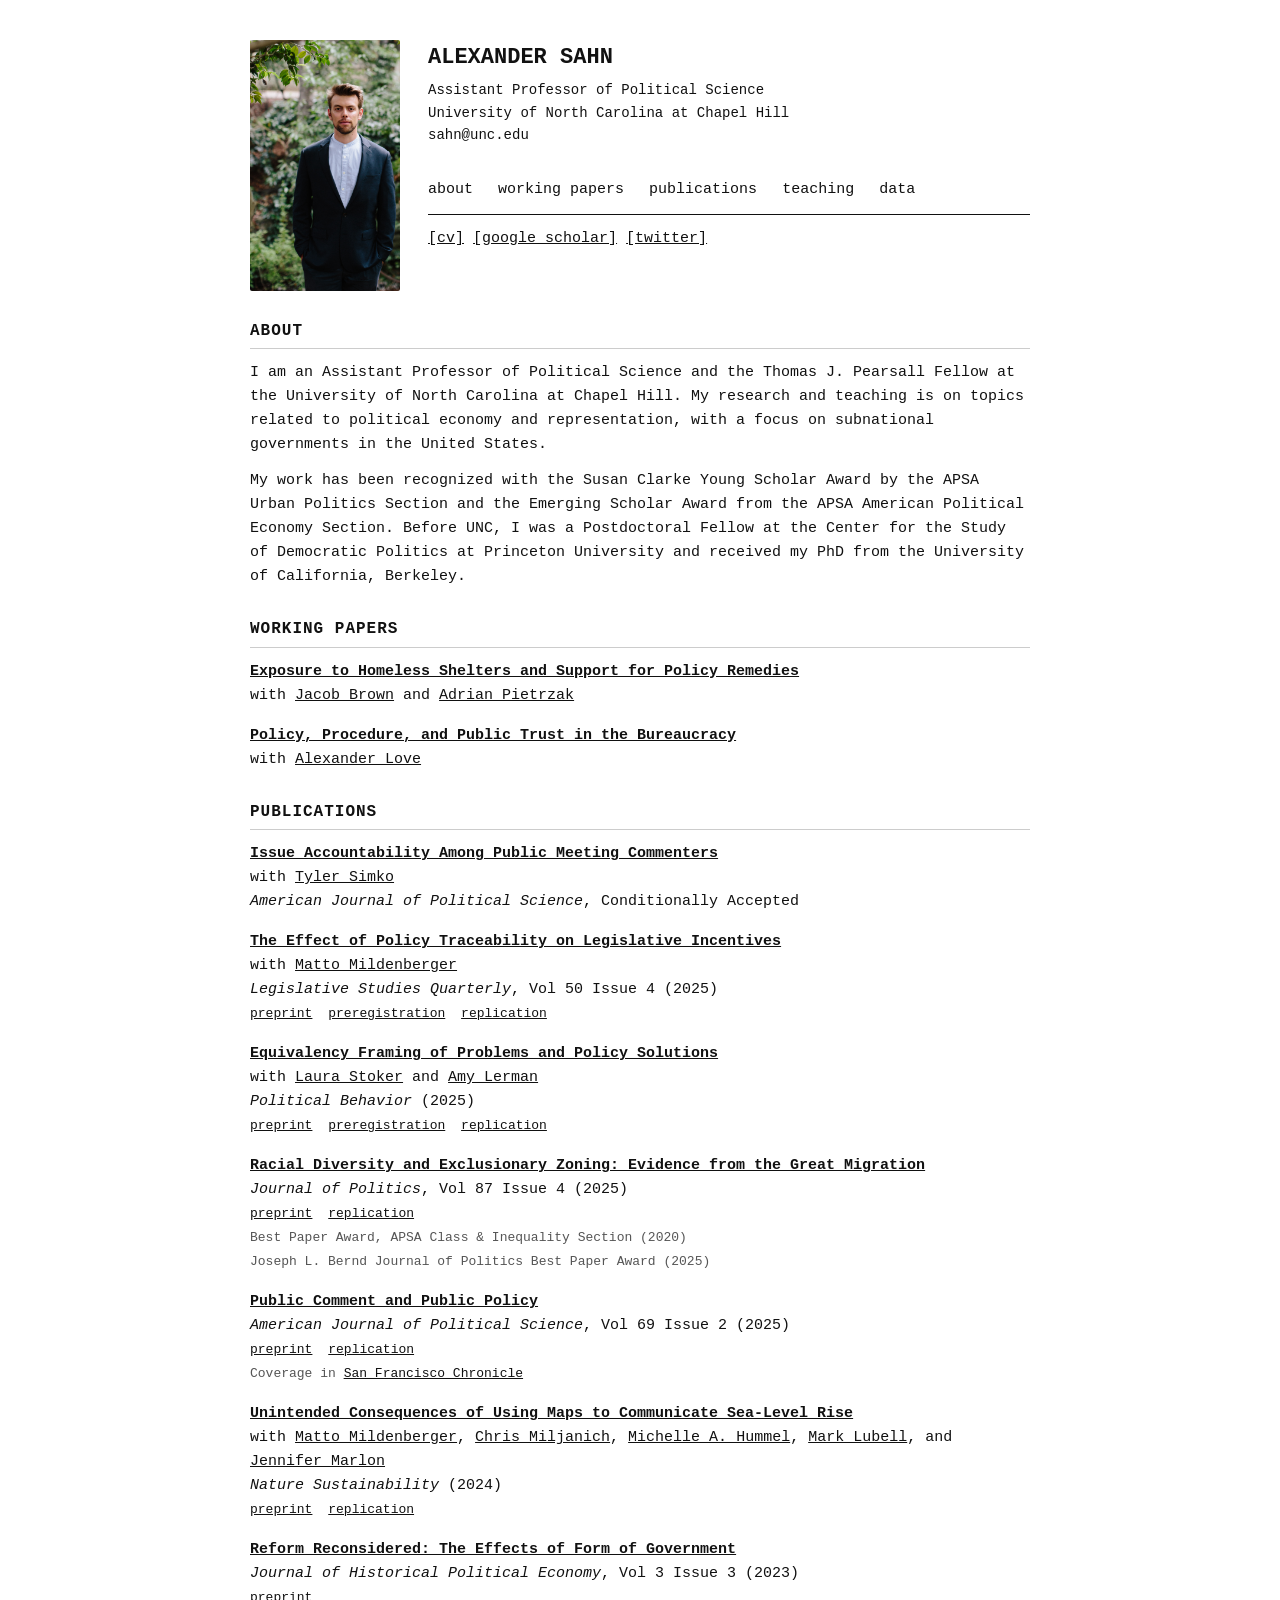
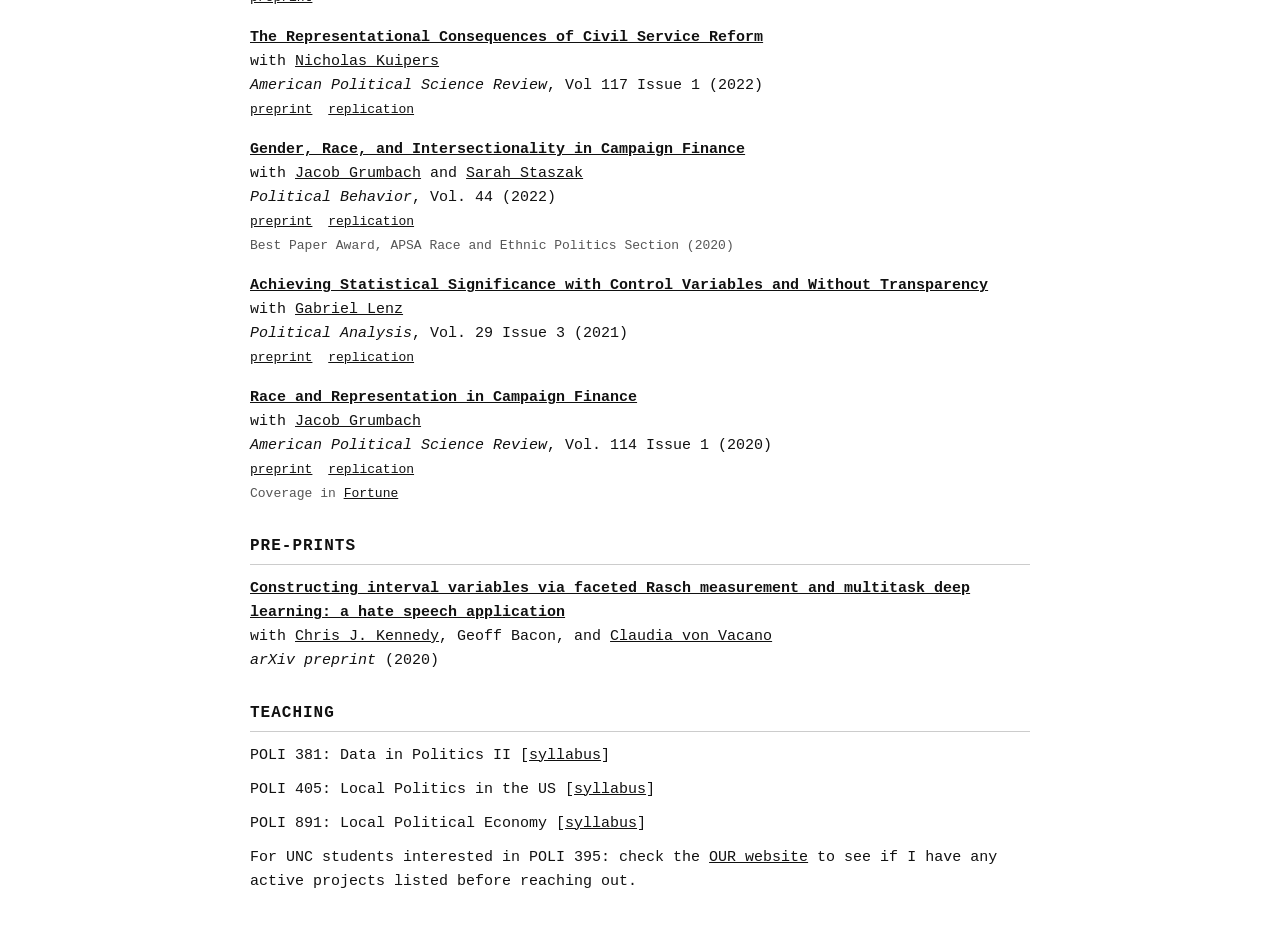
<file: index.html>
<!DOCTYPE html>
<html lang="en">
<head>
  <meta charset="UTF-8">
  <meta name="viewport" content="width=device-width, initial-scale=1.0">
  <title>Alexander Sahn</title>
  <link rel="stylesheet" href="style.css">
</head>
<body>

<div class="sidebar-layout">
  <img src="headshot_cropped2.jpg" alt="Alexander Sahn" class="headshot">
  <div class="main">
    <h1>ALEXANDER SAHN</h1>
    <div class="subtitle">
      Assistant Professor of Political Science<br>
      University of North Carolina at Chapel Hill<br>
      sahn@unc.edu
    </div>

    <nav>
      <a href="#about">about</a>
      <a href="#working-papers">working papers</a>
      <a href="#publications">publications</a>
      <a href="#teaching">teaching</a>
      <a href="/data/">data</a>
    </nav>

    <p>
      <a href="papers/sahn_cv.pdf">[cv]</a>
      <a href="https://scholar.google.com/citations?user=YOUR_ID">[google scholar]</a>
      <a href="https://twitter.com/sahnicboom">[twitter]</a>
    </p>
  </div>
</div>

<section id="about">
  <h2>About</h2>
  <p>
    I am an Assistant Professor of Political Science and the Thomas J. Pearsall
    Fellow at the University of North Carolina at Chapel Hill. My research and
    teaching is on topics related to political economy and representation, with a
    focus on subnational governments in the United States.
  </p>
  <p>
    My work has been recognized with the Susan Clarke Young Scholar Award by the
    APSA Urban Politics Section and the Emerging Scholar Award from the APSA
    American Political Economy Section. Before UNC, I was a Postdoctoral Fellow
    at the Center for the Study of Democratic Politics at Princeton University
    and received my PhD from the University of California, Berkeley.
  </p>
</section>

<section id="working-papers">
  <h2>Working Papers</h2>

  <div class="paper">
    <a class="title" href="https://osf.io/preprints/socarxiv/2njfm_v1">Exposure to Homeless Shelters and Support for Policy Remedies</a><br>
    with <a href="https://jakerbrown.github.io">Jacob Brown</a> and <a href="https://apietrzak.org">Adrian Pietrzak</a>
  </div>

  <div class="paper">
    <a class="title" href="https://osf.io/preprints/socarxiv/jyhma_v1">Policy, Procedure, and Public Trust in the Bureaucracy</a><br>
    with <a href="https://www.alexjlove.com">Alexander Love</a>
  </div>

</section>

<section id="publications">
  <h2>Publications</h2>

  <div class="paper">
    <a class="title" href="https://osf.io/preprints/socarxiv/76gyc_v1">Issue Accountability Among Public Meeting Commenters</a><br>
    with <a href="https://www.tylersimko.com">Tyler Simko</a><br>
    <span class="venue">American Journal of Political Science</span>, Conditionally Accepted
  </div>

  <div class="paper">
    <a class="title" href="https://doi.org/10.1111/lsq.70036">The Effect of Policy Traceability on Legislative Incentives</a><br>
    with <a href="https://www.mattomildenberger.com">Matto Mildenberger</a><br>
    <span class="venue">Legislative Studies Quarterly</span>, Vol 50 Issue 4 (2025)<br>
    <span class="links">
      <a href="papers/traceability.pdf">preprint</a>
      <a href="https://osf.io/nm9py/">preregistration</a>
      <a href="https://doi.org/10.7910/DVN/MCQHPU">replication</a>
    </span>
  </div>

  <div class="paper">
    <a class="title" href="https://doi.org/10.1007/s11109-025-10023-9">Equivalency Framing of Problems and Policy Solutions</a><br>
    with <a href="https://polisci.berkeley.edu/people/person/laura-stoker">Laura Stoker</a> and <a href="https://gspp.berkeley.edu/research-and-impact/faculty/amy-e-lerman">Amy Lerman</a><br>
    <span class="venue">Political Behavior</span> (2025)<br>
    <span class="links">
      <a href="papers/preprint.pdf">preprint</a>
      <a href="https://osf.io/ngr6a/">preregistration</a>
      <a href="https://doi.org/10.7910/DVN/2VGIIW">replication</a>
    </span>
  </div>

  <div class="paper">
    <a class="title" href="https://doi.org/10.1086/734261">Racial Diversity and Exclusionary Zoning: Evidence from the Great Migration</a><br>
    <span class="venue">Journal of Politics</span>, Vol 87 Issue 4 (2025)<br>
    <span class="links">
      <a href="papers/sahn_zoning_jmp.pdf">preprint</a>
      <a href="https://dataverse.harvard.edu/dataset.xhtml?persistentId=doi:10.7910/DVN/H7NBXG">replication</a>
    </span><br>
    <span class="note">Best Paper Award, APSA Class &amp; Inequality Section (2020)</span><br>
    <span class="note">Joseph L. Bernd Journal of Politics Best Paper Award (2025)</span>
  </div>

  <div class="paper">
    <a class="title" href="https://doi.org/10.1111/ajps.12900">Public Comment and Public Policy</a><br>
    <span class="venue">American Journal of Political Science</span>, Vol 69 Issue 2 (2025)<br>
    <span class="links">
      <a href="papers/public_meetings_paper.pdf">preprint</a>
      <a href="https://dataverse.harvard.edu/dataset.xhtml?persistentId=doi:10.7910/DVN/WZOC7H">replication</a>
    </span><br>
    <span class="note">Coverage in <a href="https://www.sfchronicle.com/bayarea/article/planning-commission-san-francisco-19743516.php">San Francisco Chronicle</a></span>
  </div>

  <div class="paper">
    <a class="title" href="https://doi.org/10.1038/s41893-024-01380-0">Unintended Consequences of Using Maps to Communicate Sea-Level Rise</a><br>
    with <a href="https://www.mattomildenberger.com">Matto Mildenberger</a>, <a href="https://broomcenter.ucsb.edu/people/chris-miljanich">Chris Miljanich</a>, <a href="https://mhummel1.wixsite.com/website">Michelle A. Hummel</a>, <a href="https://epm.ucdavis.edu/people/mark-lubell">Mark Lubell</a>, and <a href="https://jennifermarlon.com">Jennifer Marlon</a><br>
    <span class="venue">Nature Sustainability</span> (2024)<br>
    <span class="links">
      <a href="papers/sea_level_rise.pdf">preprint</a>
      <a href="https://dataverse.harvard.edu/dataset.xhtml?persistentId=doi:10.7910/DVN/1QCDCG">replication</a>
    </span>
  </div>

  <div class="paper">
    <a class="title" href="https://doi.org/10.1561/115.00000055">Reform Reconsidered: The Effects of Form of Government</a><br>
    <span class="venue">Journal of Historical Political Economy</span>, Vol 3 Issue 3 (2023)<br>
    <span class="links">
      <a href="papers/fog.pdf">preprint</a>
    </span>
  </div>

  <div class="paper">
    <a class="title" href="https://doi.org/10.1017/S0003055422000521">The Representational Consequences of Civil Service Reform</a><br>
    with <a href="https://nicholaskuipers.com">Nicholas Kuipers</a><br>
    <span class="venue">American Political Science Review</span>, Vol 117 Issue 1 (2022)<br>
    <span class="links">
      <a href="papers/municipal_reform_paper.pdf">preprint</a>
      <a href="https://dataverse.harvard.edu/dataset.xhtml?persistentId=doi:10.7910/DVN/G7J6QJ">replication</a>
    </span>
  </div>

  <div class="paper">
    <a class="title" href="https://doi.org/10.1007/s11109-020-09619-0">Gender, Race, and Intersectionality in Campaign Finance</a><br>
    with <a href="https://sites.google.com/view/jakegrumbach">Jacob Grumbach</a> and <a href="https://sstaszak.scholar.princeton.edu">Sarah Staszak</a><br>
    <span class="venue">Political Behavior</span>, Vol. 44 (2022)<br>
    <span class="links">
      <a href="papers/s11109-020-09619-0.pdf">preprint</a>
      <a href="https://dataverse.harvard.edu/dataset.xhtml?persistentId=doi:10.7910/DVN/QWVACY">replication</a>
    </span><br>
    <span class="note">Best Paper Award, APSA Race and Ethnic Politics Section (2020)</span>
  </div>

  <div class="paper">
    <a class="title" href="https://doi.org/10.1017/pan.2020.31">Achieving Statistical Significance with Control Variables and Without Transparency</a><br>
    with <a href="https://www.gabriellenz.org">Gabriel Lenz</a><br>
    <span class="venue">Political Analysis</span>, Vol. 29 Issue 3 (2021)<br>
    <span class="links">
      <a href="papers/covariates_paperpa_rr_unformatted.pdf">preprint</a>
      <a href="https://dataverse.harvard.edu/dataset.xhtml?persistentId=doi:10.7910/DVN/XIEJCR">replication</a>
    </span>
  </div>

  <div class="paper">
    <a class="title" href="https://doi.org/10.1017/S0003055419000637">Race and Representation in Campaign Finance</a><br>
    with <a href="https://sites.google.com/view/jakegrumbach">Jacob Grumbach</a><br>
    <span class="venue">American Political Science Review</span>, Vol. 114 Issue 1 (2020)<br>
    <span class="links">
      <a href="papers/race-and-representation-in-campaign-finance.pdf">preprint</a>
      <a href="https://dataverse.harvard.edu/dataset.xhtml?persistentId=doi:10.7910/DVN/PUIJIU">replication</a>
    </span><br>
    <span class="note">Coverage in <a href="https://fortune.com/2020/03/11/donating-to-democratic-candidates-donors-race-in-the-2020-election/">Fortune</a></span>
  </div>

</section>

<section id="pre-prints">
  <h2>Pre-Prints</h2>

  <div class="paper">
    <a class="title" href="https://arxiv.org/abs/2009.10277">Constructing interval variables via faceted Rasch measurement and multitask deep learning: a hate speech application</a><br>
    with <a href="https://ck37.com">Chris J. Kennedy</a>, Geoff Bacon, and <a href="https://cdss.berkeley.edu/people/claudia-von-vacano-0">Claudia von Vacano</a><br>
    <span class="venue">arXiv preprint</span> (2020)
  </div>

</section>

<section id="teaching">
  <h2>Teaching</h2>

  <div class="course">POLI 381: Data in Politics II
    [<a href="https://docs.google.com/document/d/1DTybztQQ56gstqp0My9Ap2xm2243cbehOc-aXfuIjXo/edit?usp=sharing">syllabus</a>]</div>

  <div class="course">POLI 405: Local Politics in the US
    [<a href="https://docs.google.com/document/d/1Cjqx7IhOnu4oE8_OAiwIZD_BG-or8Qj-nFxR5uTXsVk/edit?usp=sharing">syllabus</a>]</div>

  <div class="course">POLI 891: Local Political Economy
    [<a href="https://docs.google.com/document/d/1kJwuwh8fePpnOEYnXZ0iOHxDg7jCfTTOtuTL2wSGhHI/edit?usp=share_link">syllabus</a>]</div>

  <p>For UNC students interested in POLI 395: check the
    <a href="https://our.unc.edu/">OUR website</a>
    to see if I have any active projects listed before reaching out.</p>
</section>

</body>
</html>
</file>
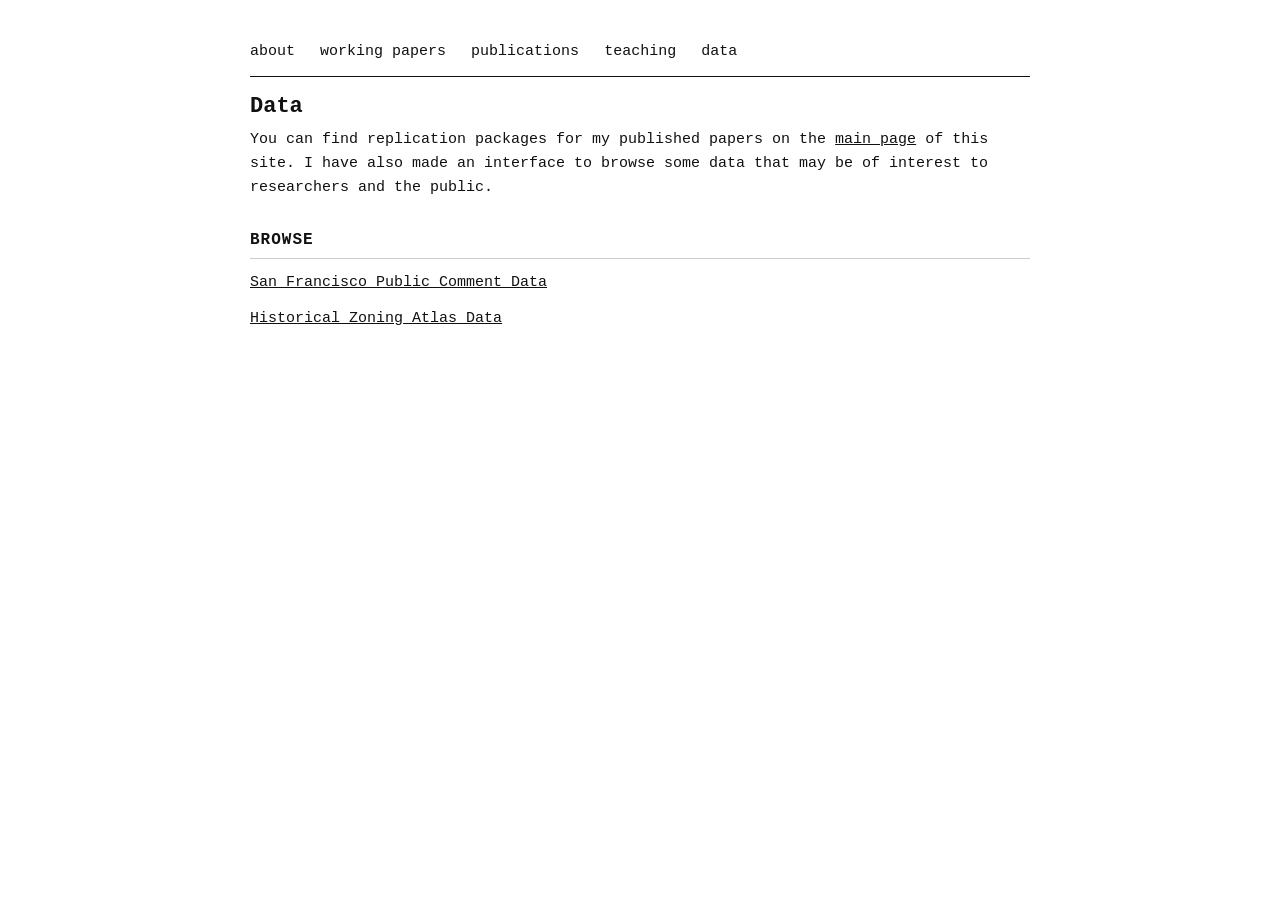
<file: data/index.html>
<!DOCTYPE html>
<html lang="en">
<head>
  <meta charset="utf-8">
  <meta name="viewport" content="width=device-width, initial-scale=1">
  <title>Data | Alexander Sahn</title>
  <link rel="stylesheet" href="/style.css">
</head>
<body>
  <nav>
    <a href="/#about">about</a>
    <a href="/#working-papers">working papers</a>
    <a href="/#publications">publications</a>
    <a href="/#teaching">teaching</a>
    <a href="/data/">data</a>
  </nav>
  <h1>Data</h1>
  <p>You can find replication packages for my published papers on the <a href="/">main page</a> of this site. I have also made an interface to browse some data that may be of interest to researchers and the public.</p>
  <h2>Browse</h2>
  <p><a href="/sf_commenter_data">San Francisco Public Comment Data</a></p>
  <p><a href="/zoning-atlas/">Historical Zoning Atlas Data</a></p>
</body>
</html>
</file>
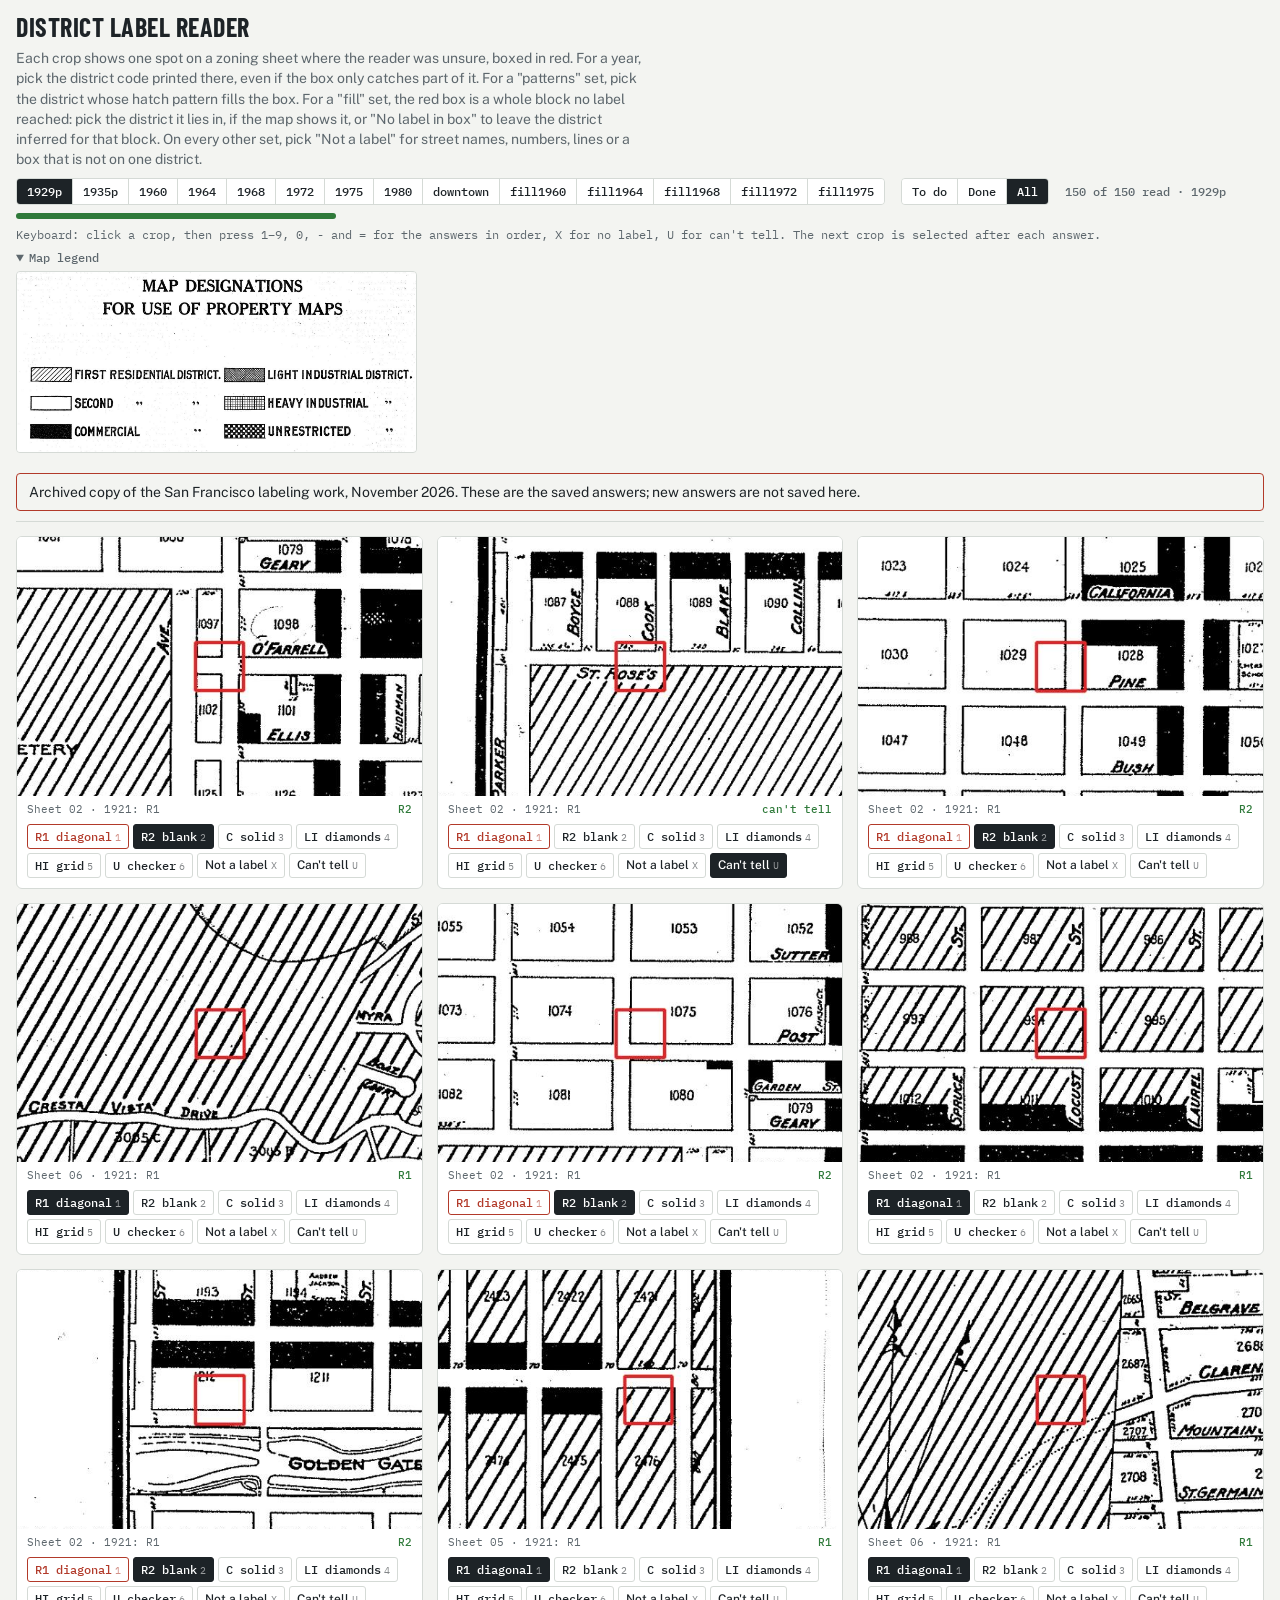
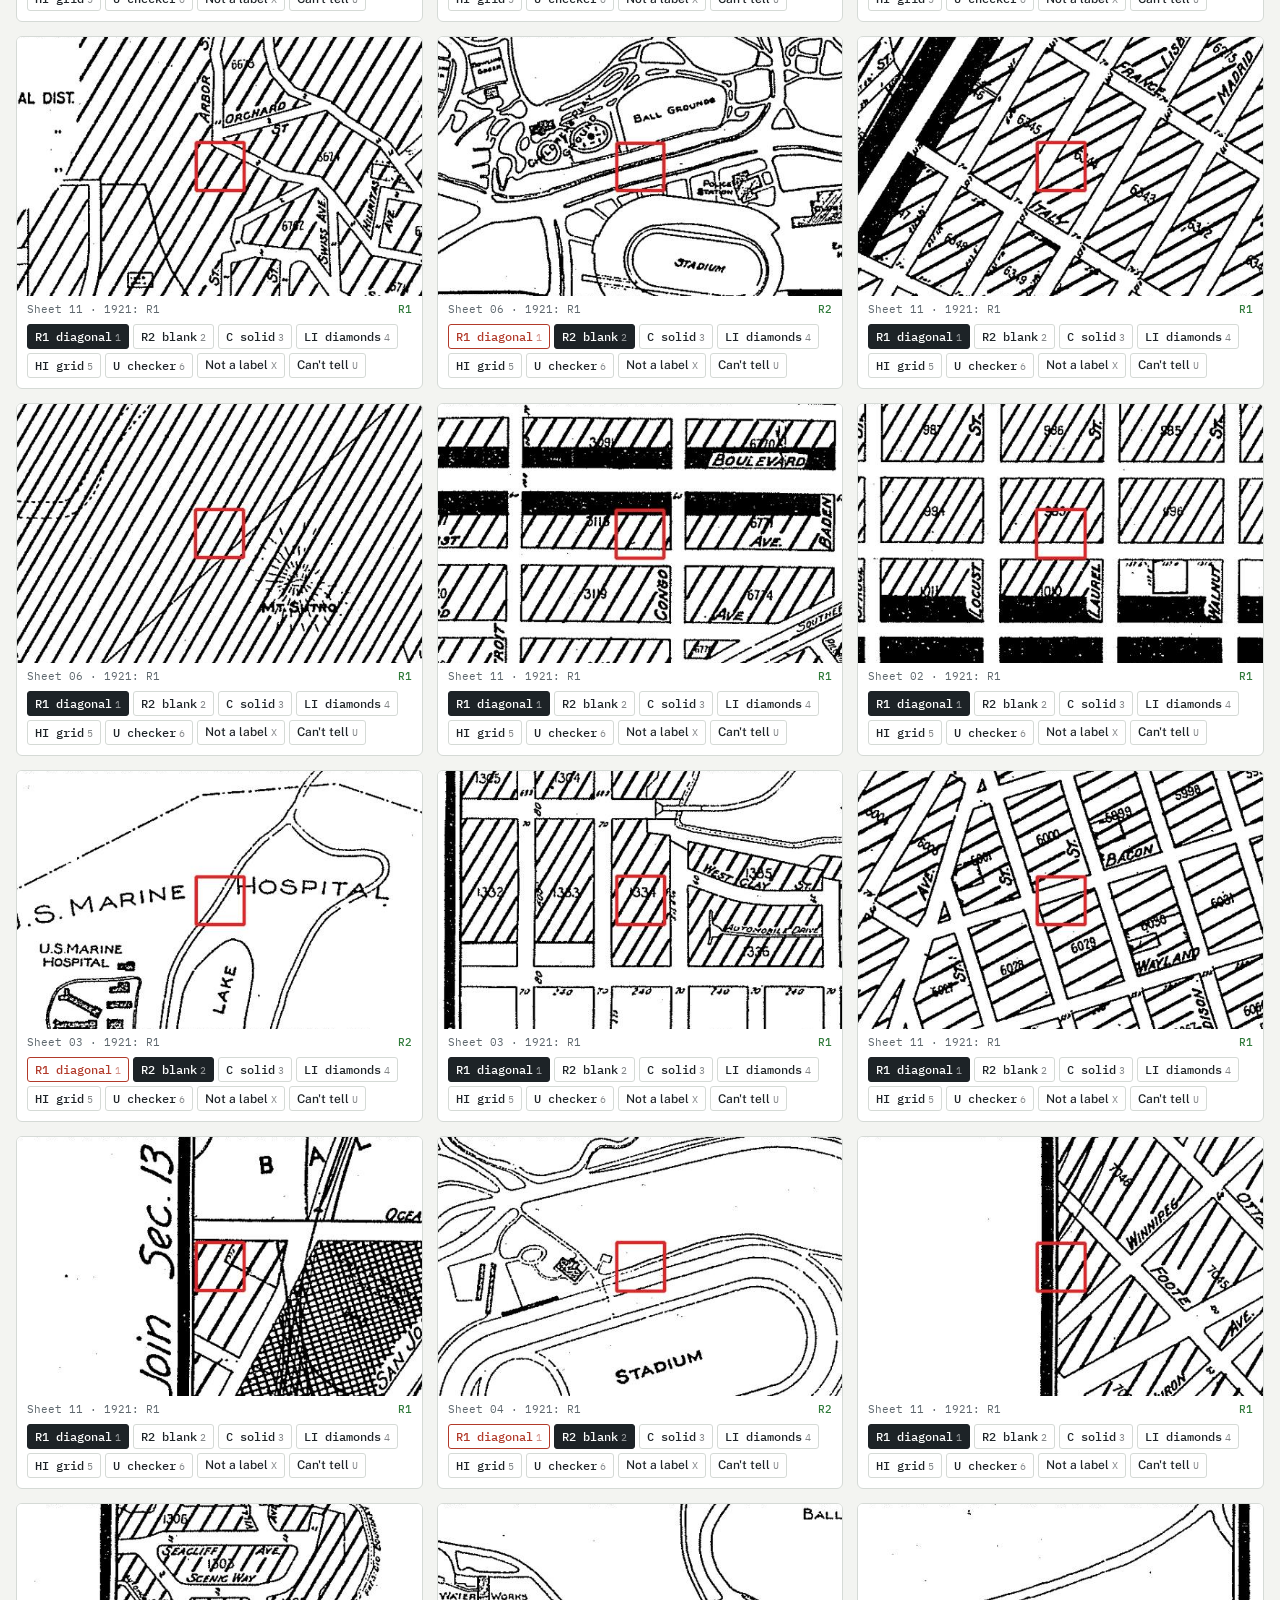
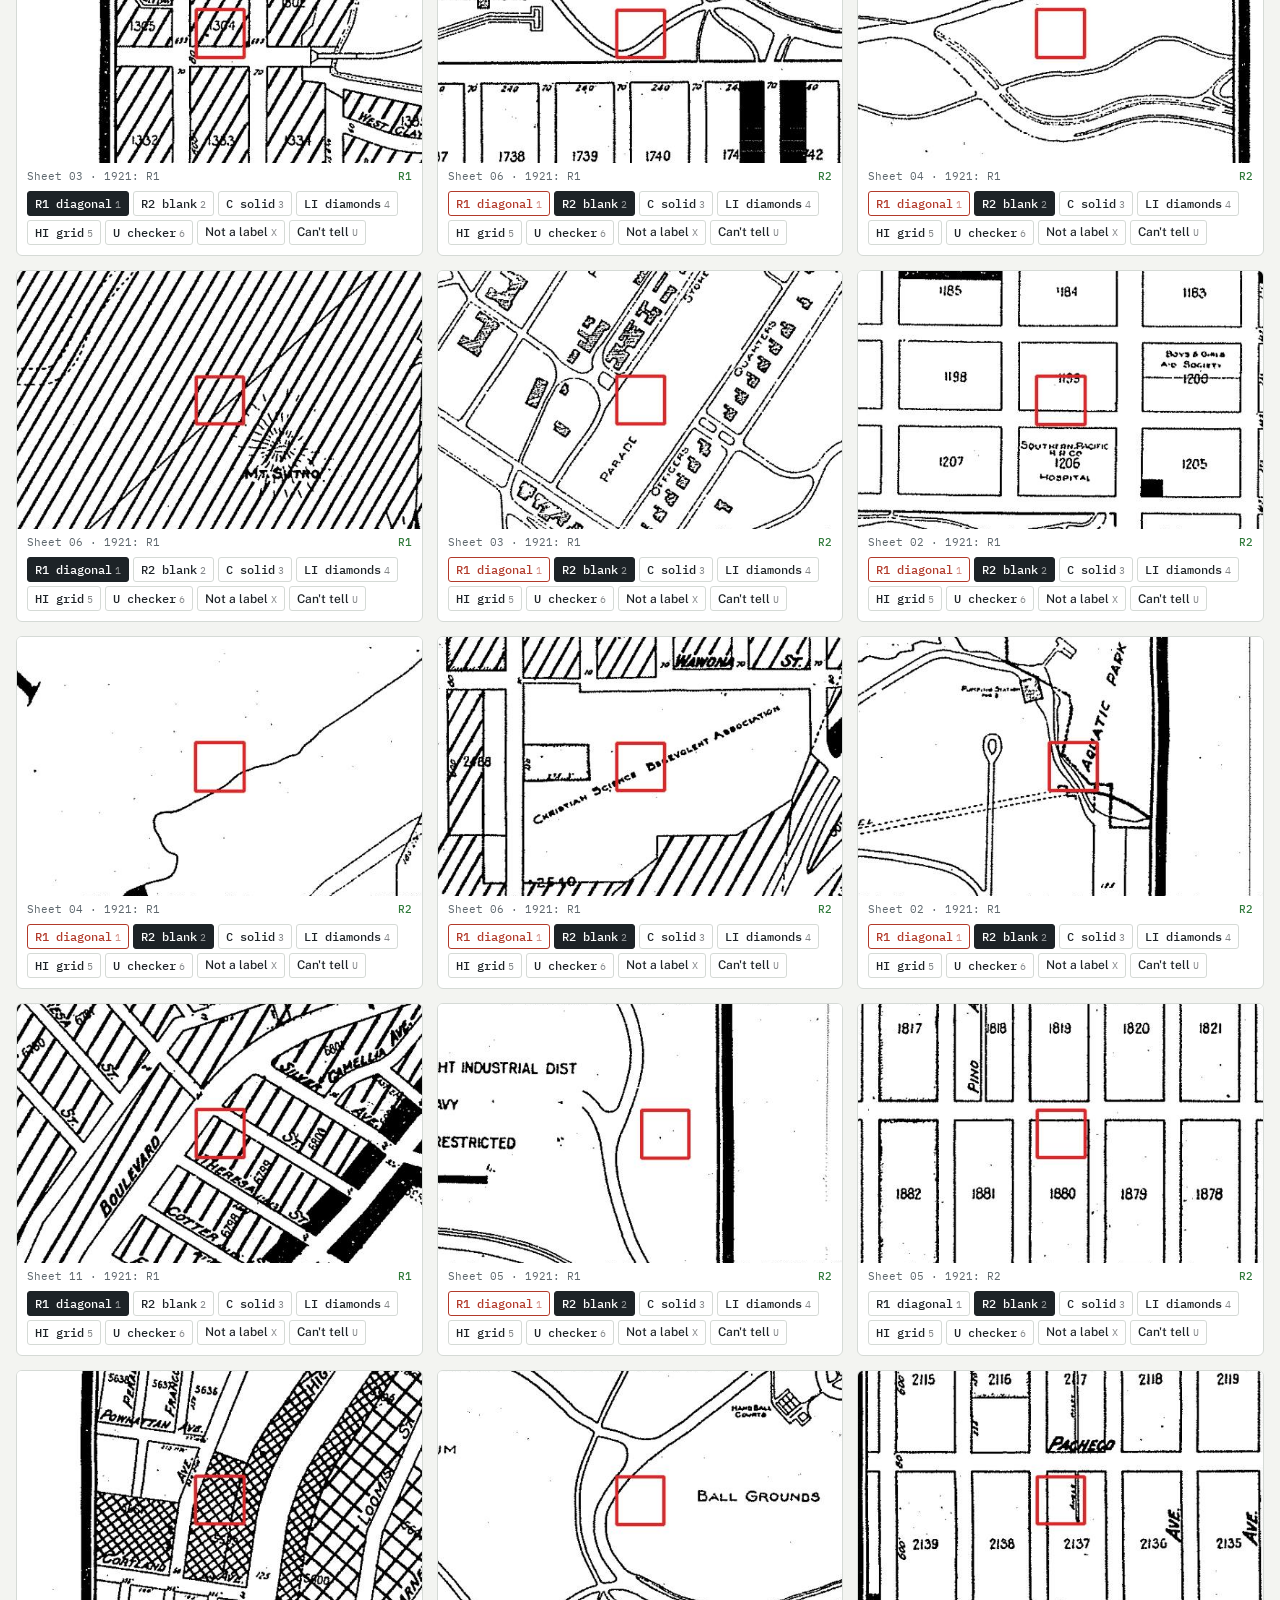
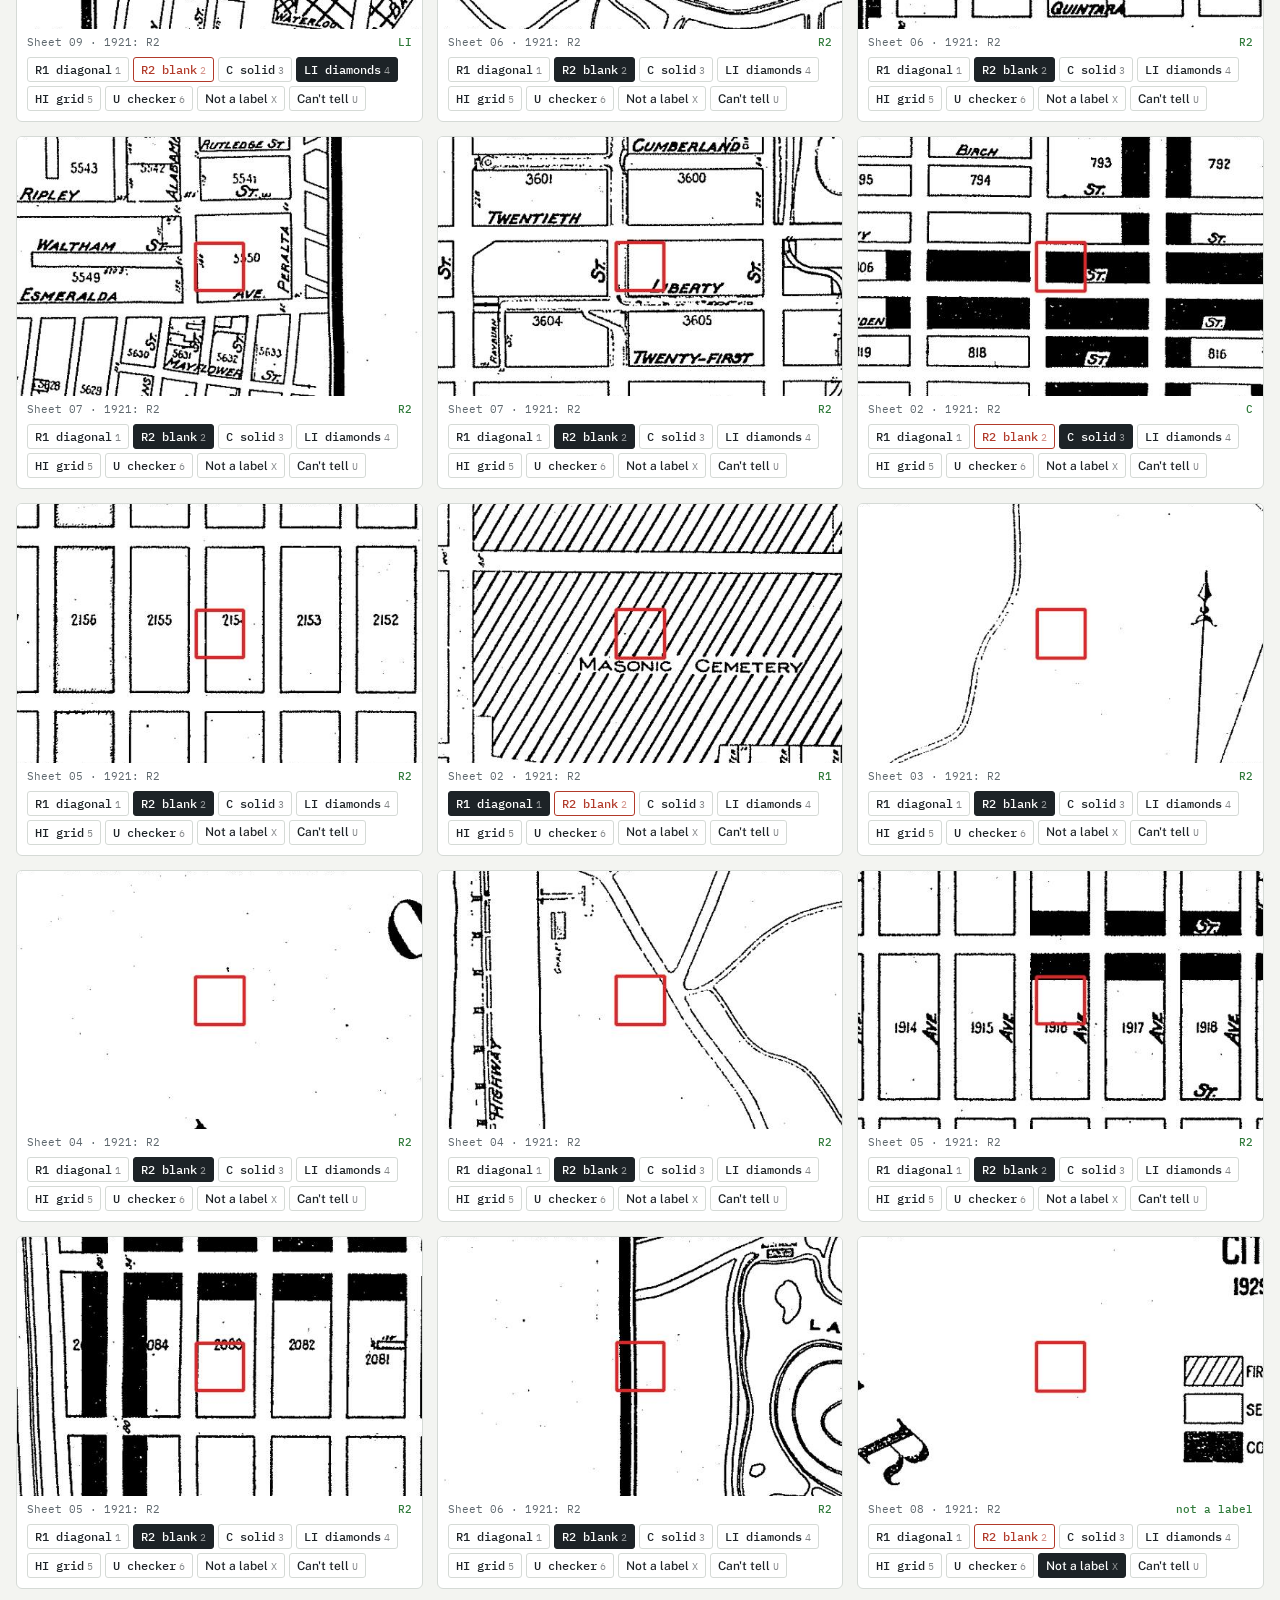
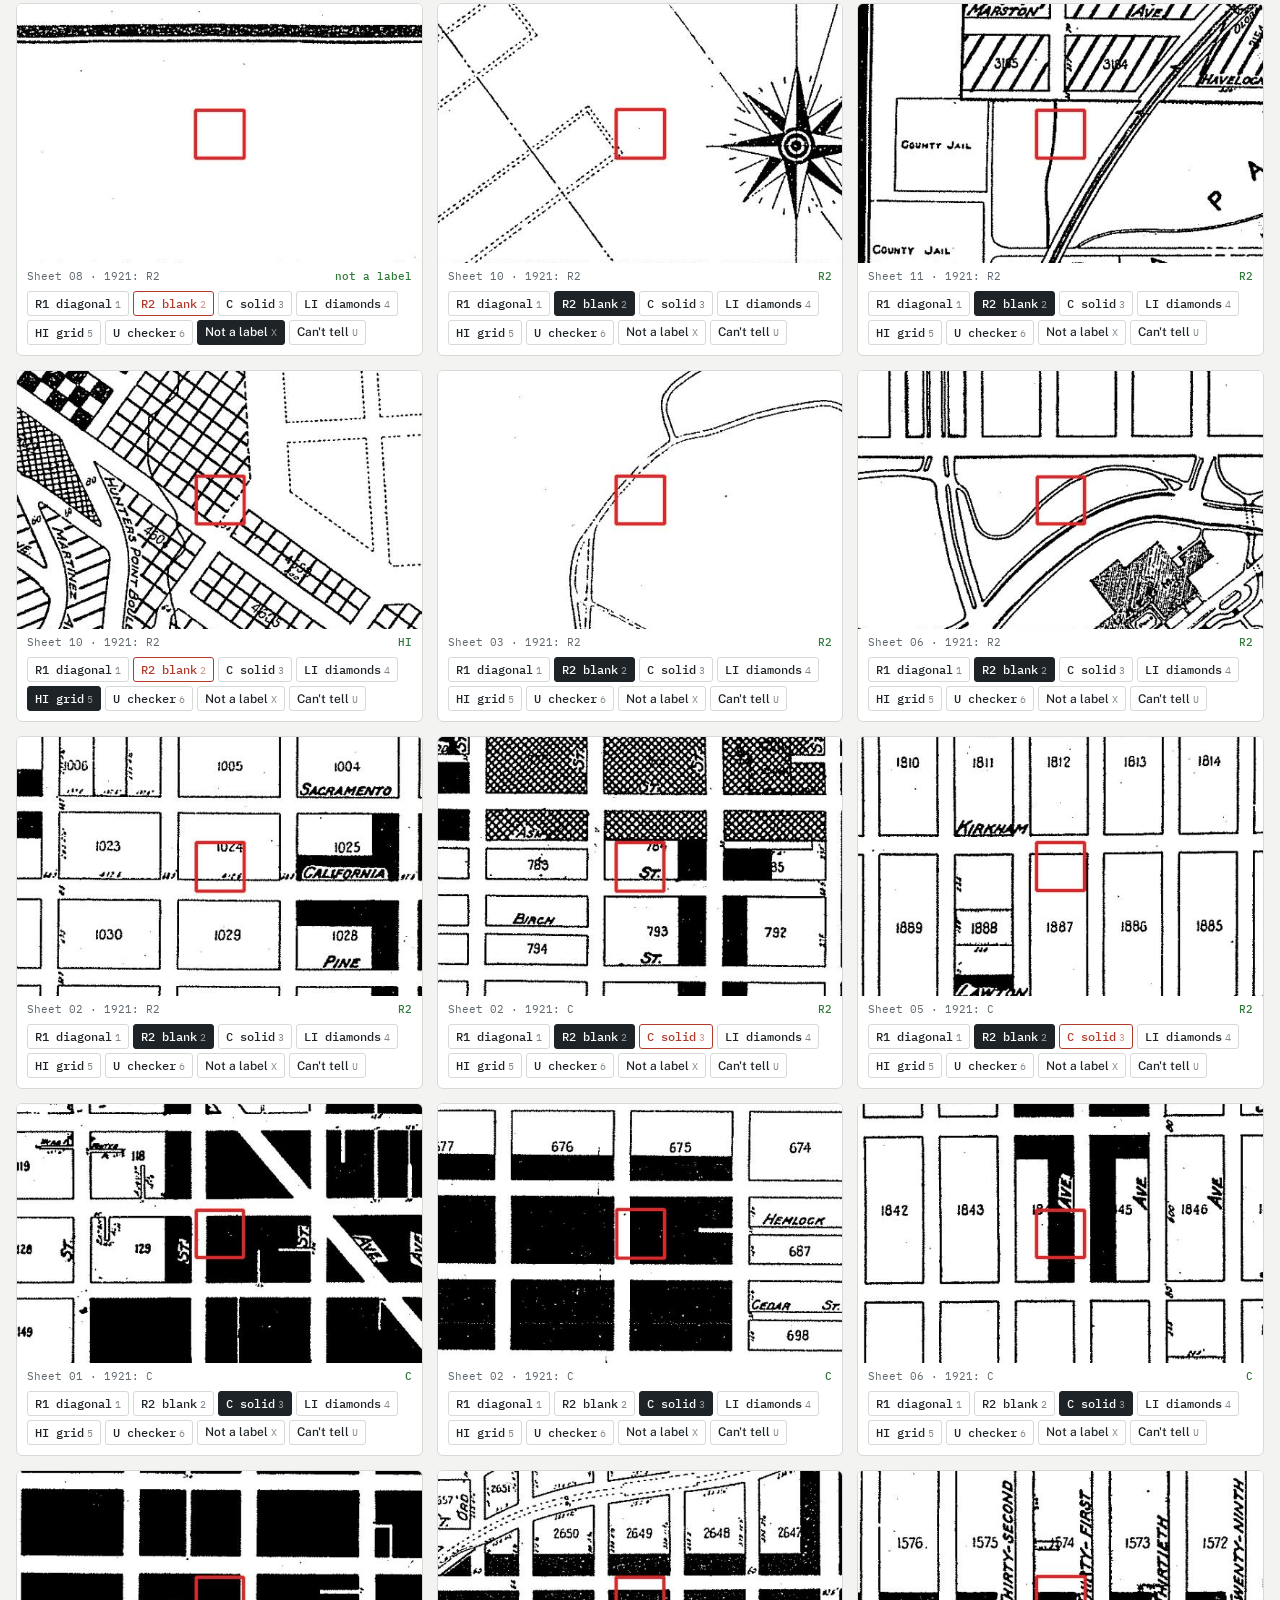
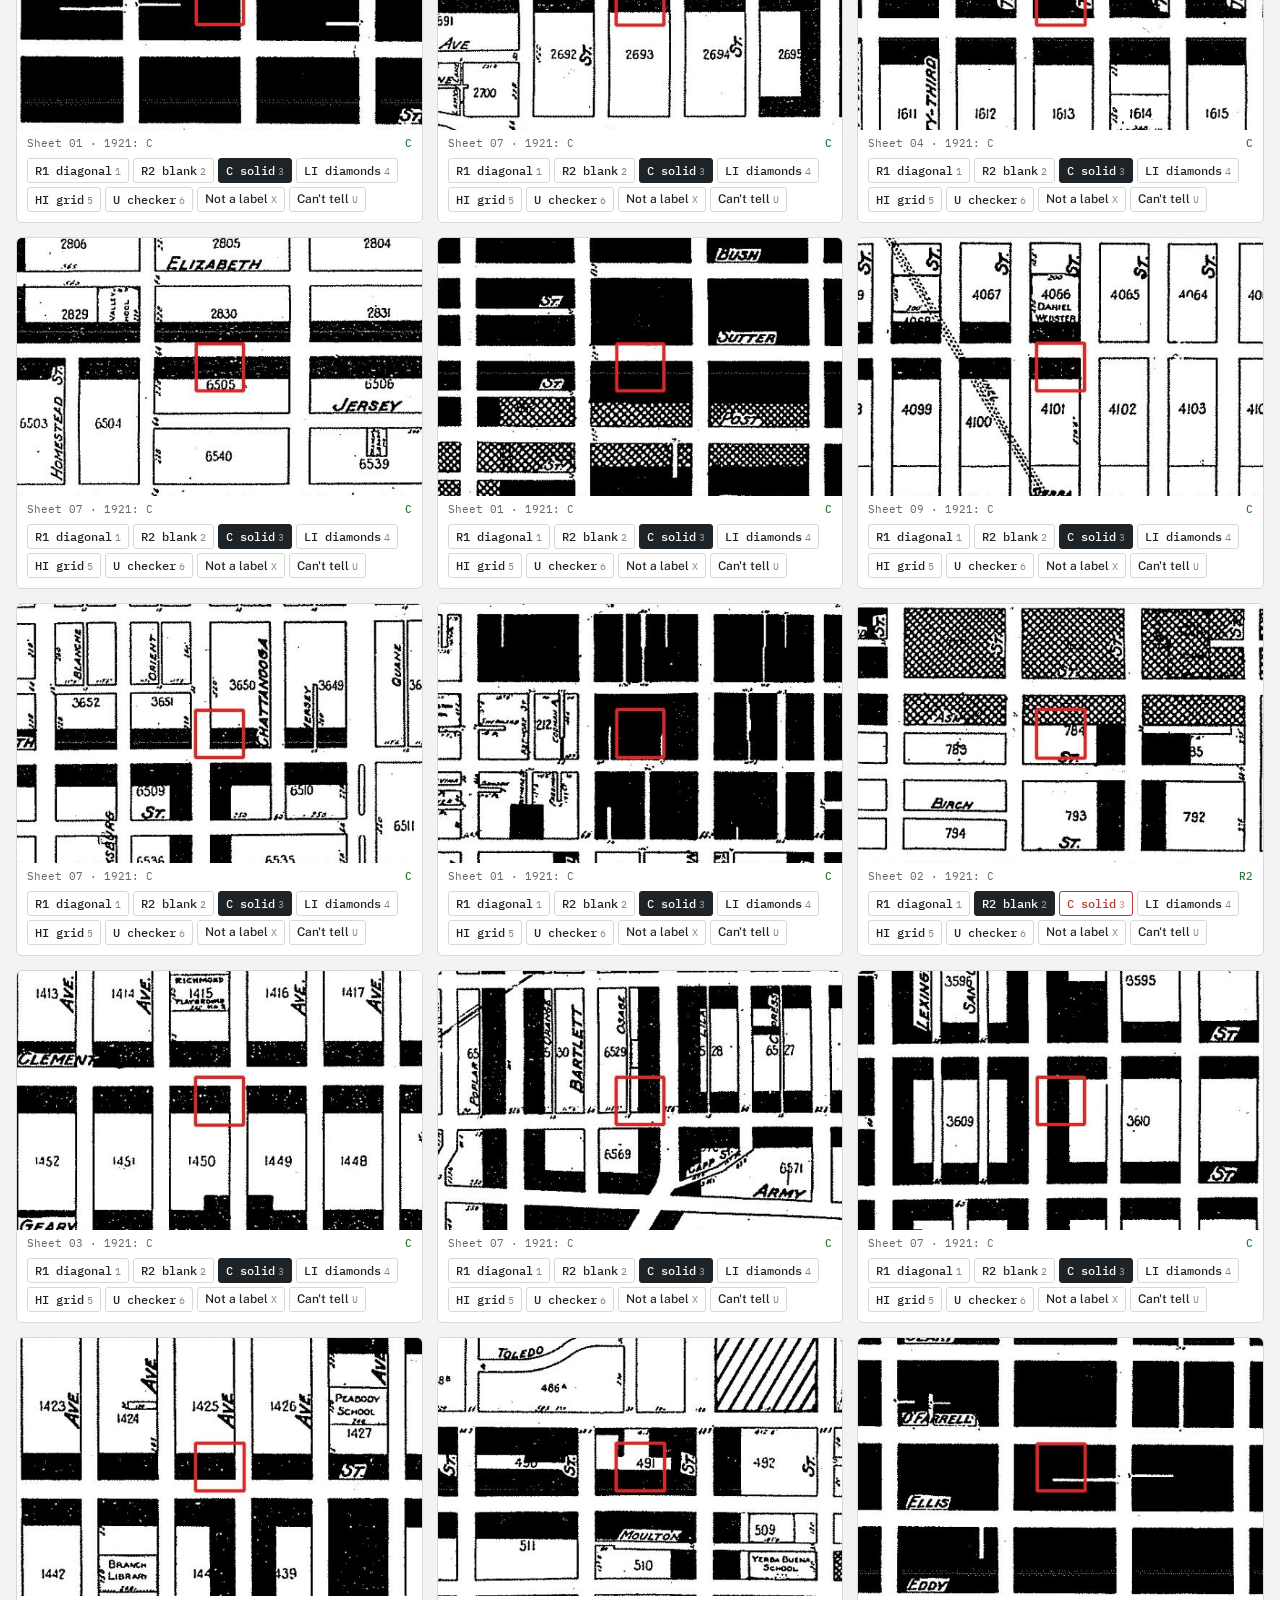
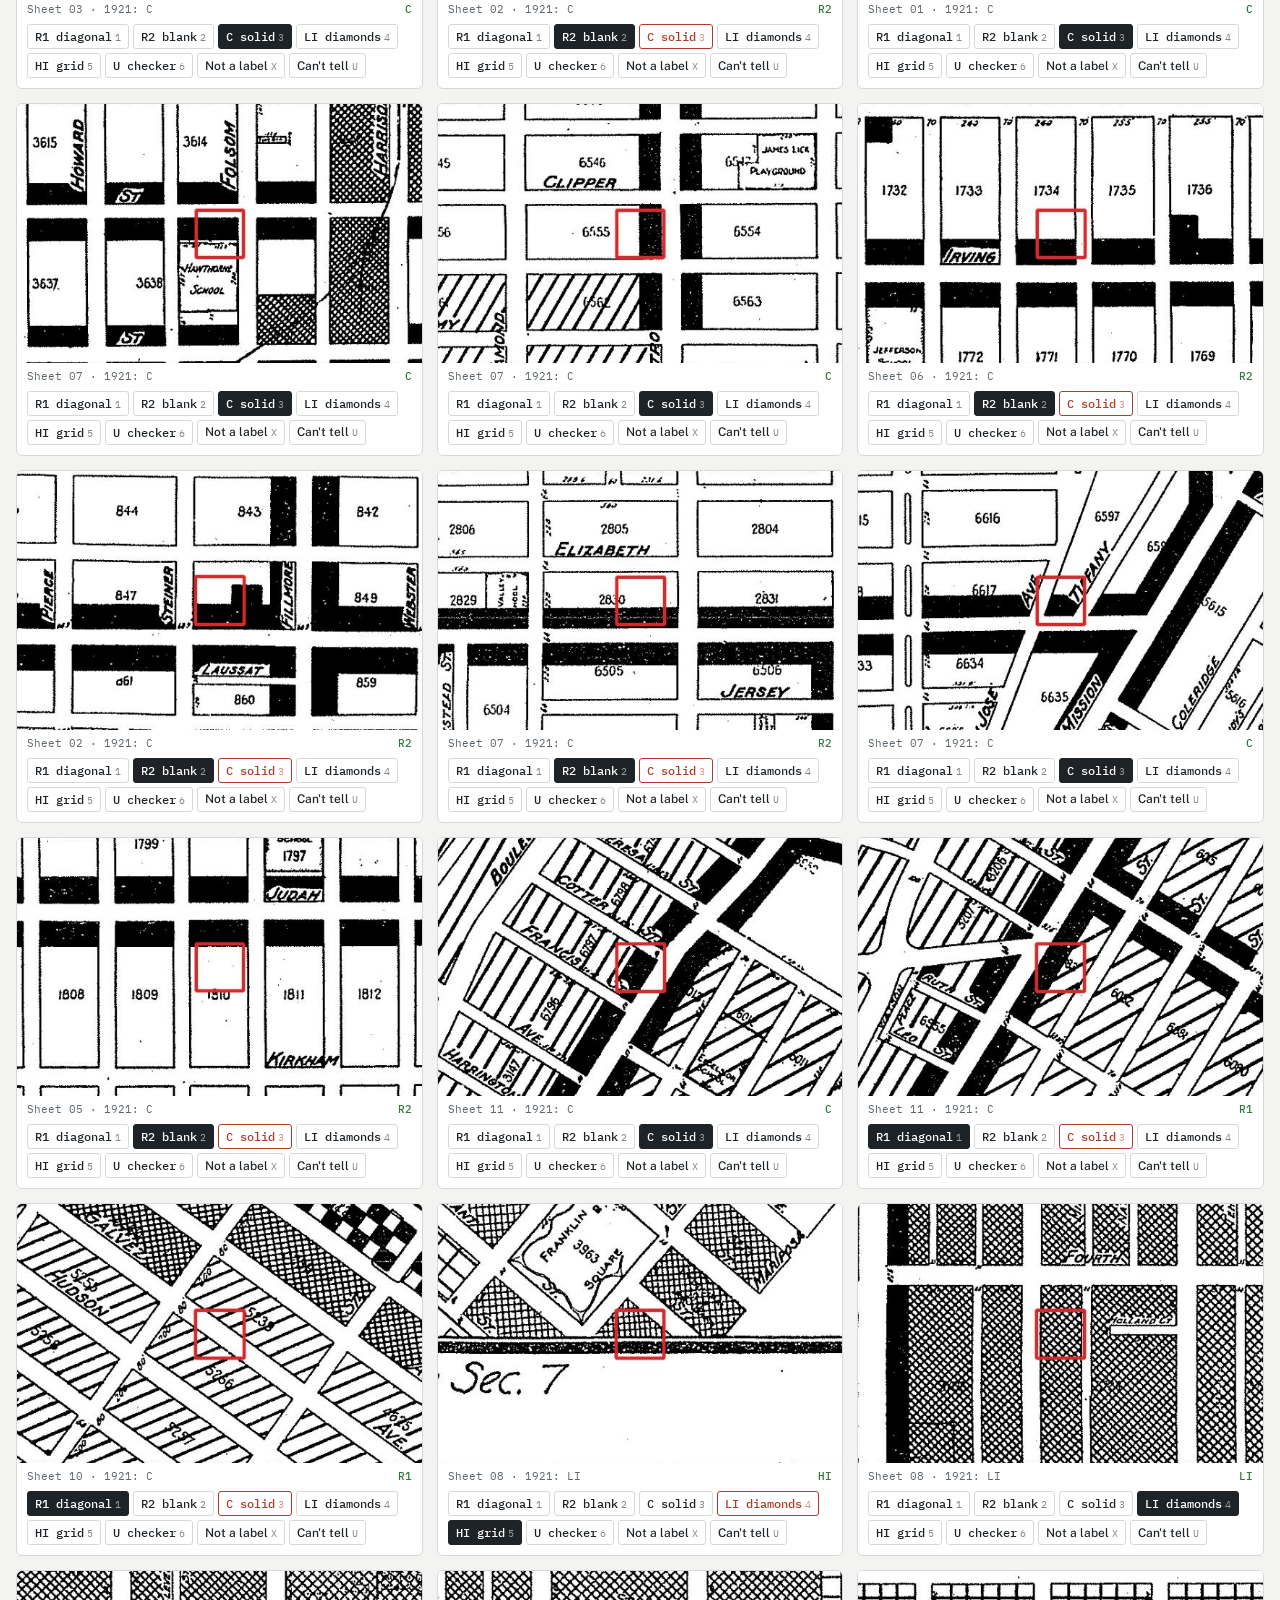
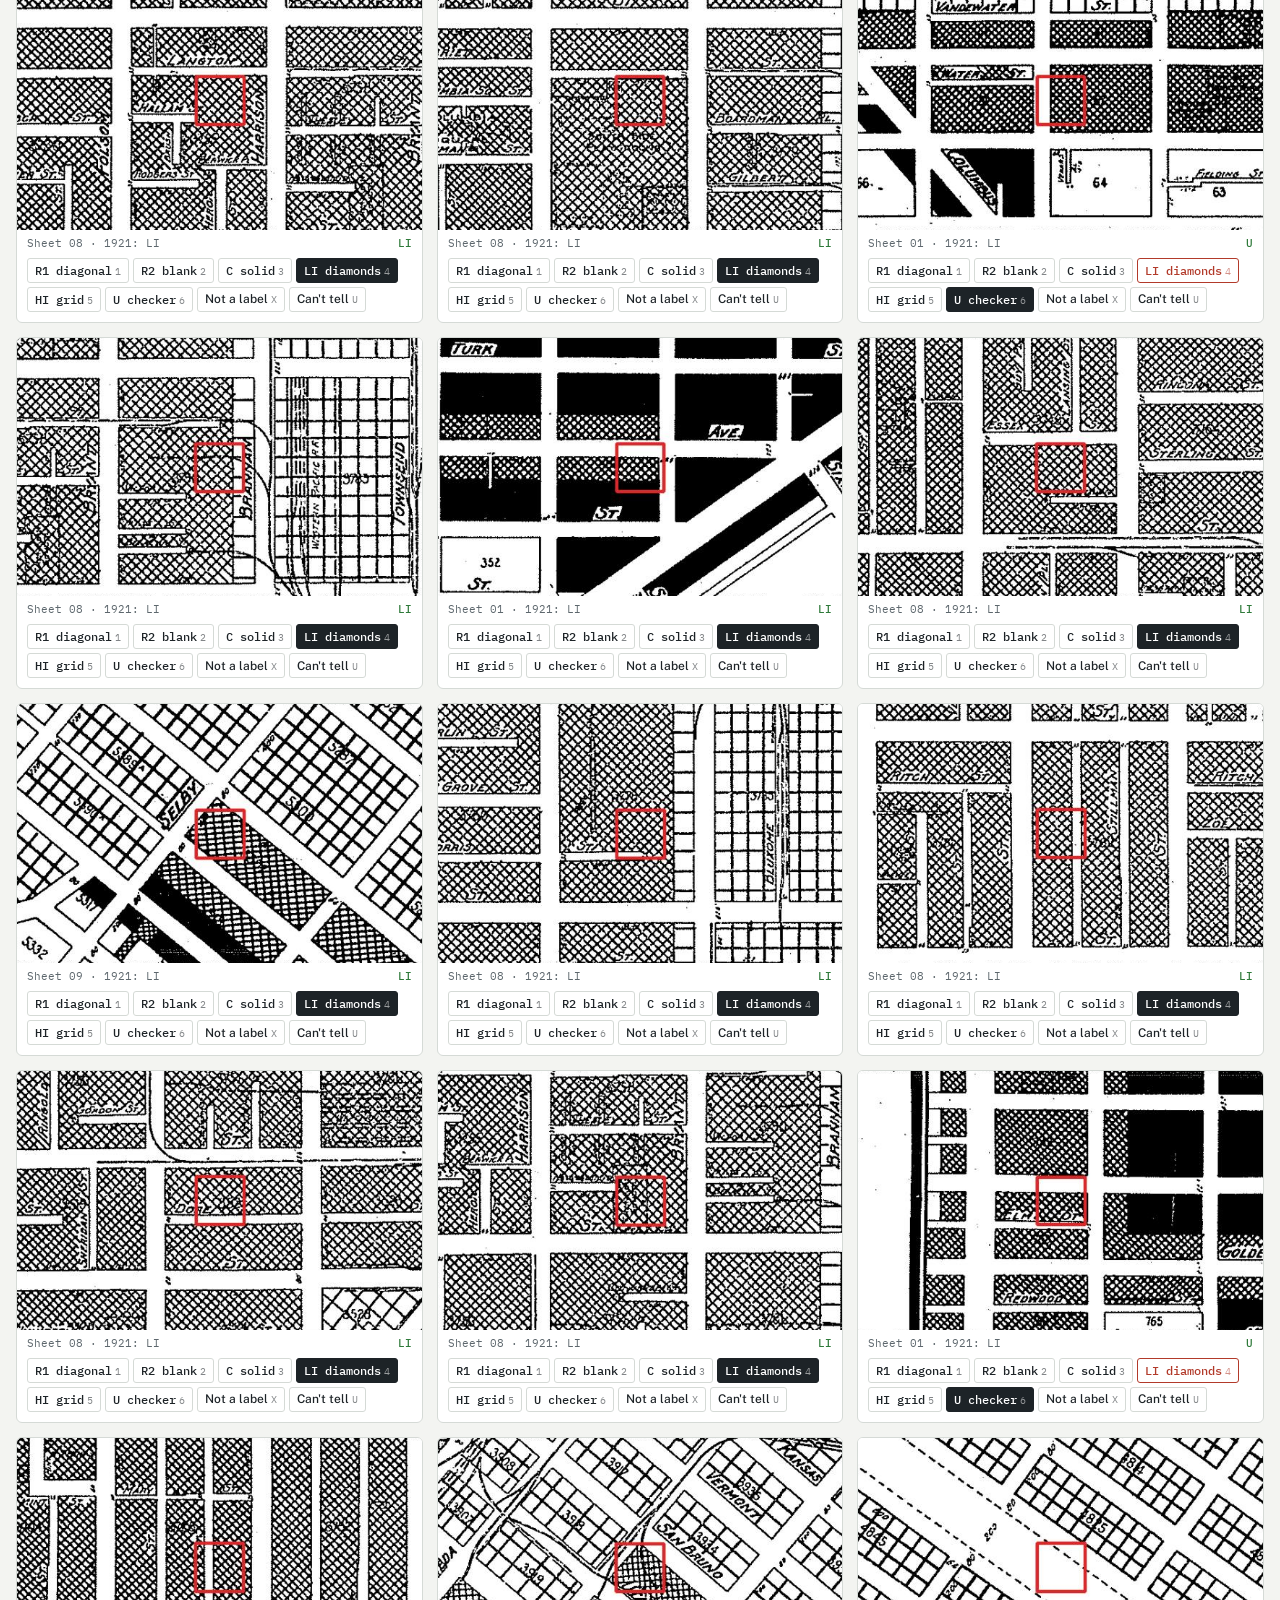
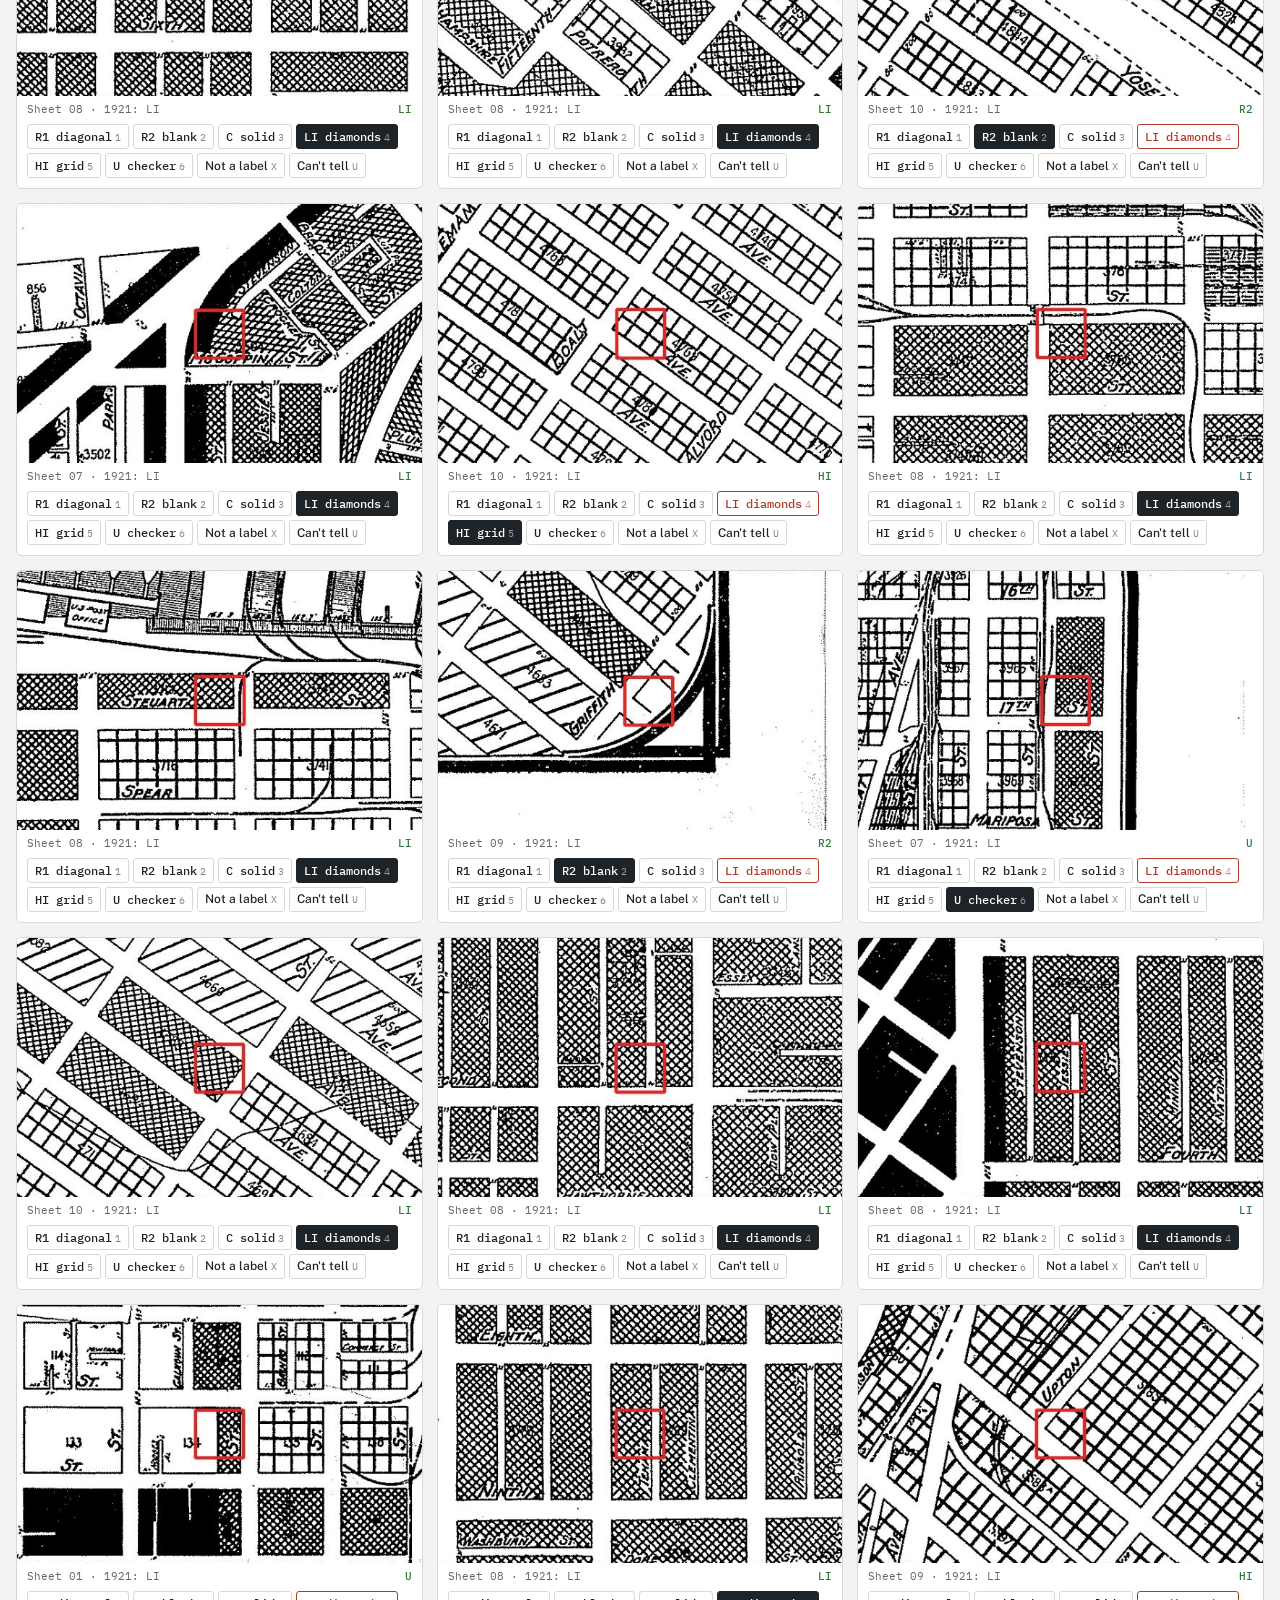
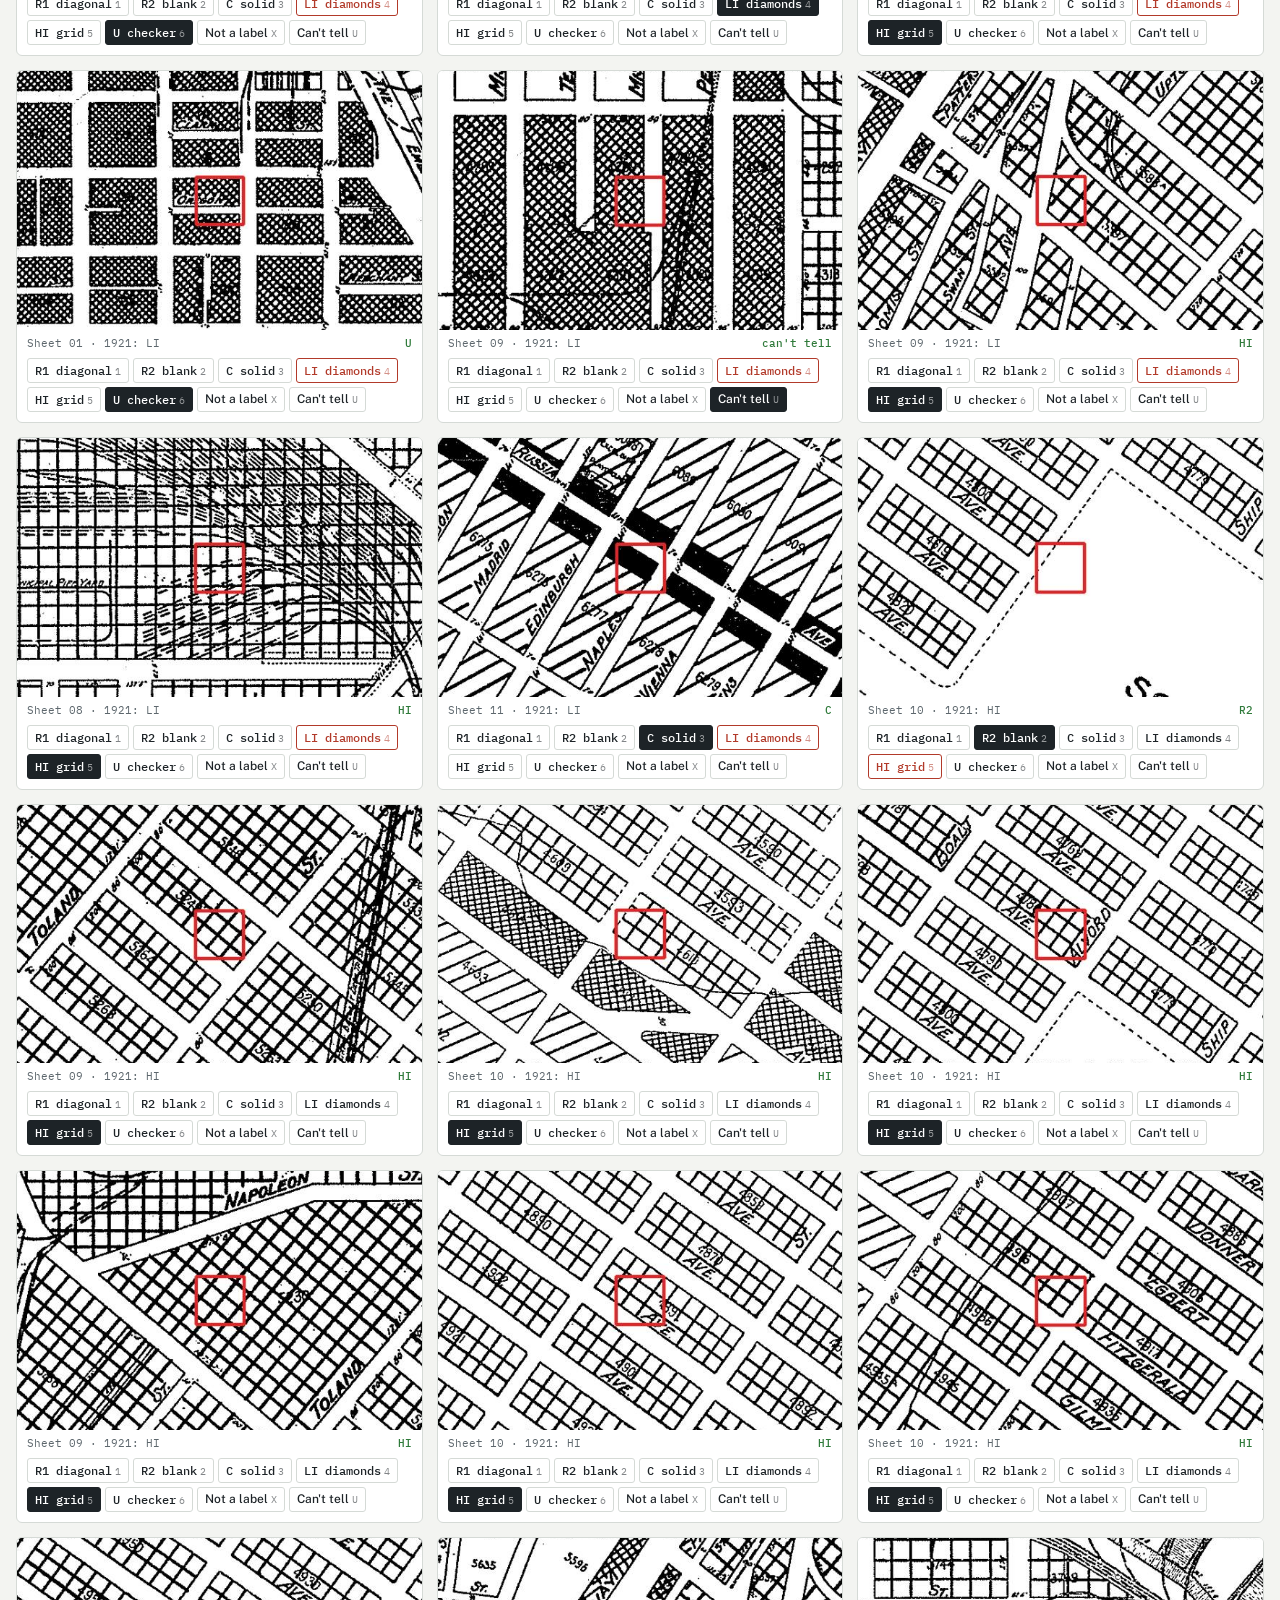
<file: sf-zoning/label/index.html>
<!doctype html><html lang="en"><head><meta charset="utf-8"><meta name="viewport" content="width=device-width, initial-scale=1, viewport-fit=cover"><style>:root{color-scheme:light}body{margin:0;font:14px system-ui}[hidden]{display:none!important}</style></head><body><title>District Label Reader</title>
<!-- Template from the hand-label-reader skill. Set the <title>, <h1> and lede for the
     task; everything else is driven by label_data/sets.json and label_data/queue_<set>.json. -->
<meta name="claude:viewport-fit-sides" content="cover">
<link rel="preconnect" href="https://fonts.googleapis.com">
<link rel="preconnect" href="https://fonts.gstatic.com" crossorigin>
<link rel="stylesheet" href="https://fonts.googleapis.com/css2?family=Barlow+Condensed:wght@600;700&family=IBM+Plex+Mono:wght@400;500&family=Public+Sans:wght@400;500;600&display=swap">
<style>
/* Layout: a sticky work bar over a dense grid of map crops; each crop carries its own answer row. */
:root {
  --bg: #f3f4f1; --panel: #ffffff; --ink: #1d2327; --muted: #5d676d; --rule: #d5dad6;
  --accent: #b23a2a; --chosen: #1d2327; --chosen-ink: #ffffff; --guess: #b23a2a; --done: #2f7a3a;
  --f-display: "Barlow Condensed", "Arial Narrow", sans-serif;
  --f-body: "Public Sans", system-ui, sans-serif;
  --f-mono: "IBM Plex Mono", ui-monospace, monospace;
}
@media (prefers-color-scheme: dark) { :root:not([data-theme="light"]) {
  --bg: #171a1c; --panel: #212528; --ink: #e6e9e7; --muted: #9aa3a8; --rule: #353b3f;
  --accent: #e0755f; --chosen: #e6e9e7; --chosen-ink: #171a1c; --guess: #e0755f; --done: #7cc286; color-scheme: dark } }
:root[data-theme="dark"] {
  --bg: #171a1c; --panel: #212528; --ink: #e6e9e7; --muted: #9aa3a8; --rule: #353b3f;
  --accent: #e0755f; --chosen: #e6e9e7; --chosen-ink: #171a1c; --guess: #e0755f; --done: #7cc286; color-scheme: dark }
body { background: var(--bg); color: var(--ink); font: 14px/1.45 var(--f-body);
  padding-left: max(16px, env(safe-area-inset-left, 0px)); padding-right: max(16px, env(safe-area-inset-right, 0px)); padding-block: 0 48px; }
body::before { content: ""; position: fixed; inset: 0 0 auto; height: env(safe-area-inset-top, 0px); z-index: 10; background: var(--bg); }
header { position: sticky; top: env(safe-area-inset-top, 0px); z-index: 5; background: var(--bg); padding-block: 14px 10px;
  border-bottom: 1px solid var(--rule); display: grid; gap: 8px; }
h1 { font: 700 26px/1 var(--f-display); letter-spacing: .02em; text-transform: uppercase; margin: 0; text-wrap: balance; }
.lede { margin: 0; color: var(--muted); max-width: 70ch; }
.bar { display: flex; flex-wrap: wrap; gap: 8px 16px; align-items: center; }
.seg { display: inline-flex; border: 1px solid var(--rule); border-radius: 4px; overflow: hidden; }
.seg button { font: 500 12px var(--f-mono); padding: 5px 10px; border: 0; background: var(--panel); color: var(--ink); cursor: pointer; }
.seg button + button { border-left: 1px solid var(--rule); }
.seg button[aria-pressed="true"] { background: var(--chosen); color: var(--chosen-ink); }
.count { font: 500 12px var(--f-mono); color: var(--muted); font-variant-numeric: tabular-nums; }
.meter { flex: 1 1 160px; height: 6px; background: var(--rule); border-radius: 3px; overflow: hidden; min-width: 120px; max-width: 320px; }
.meter i { display: block; height: 100%; background: var(--done); width: 0; transition: width .2s; }
.keys { font: 400 12px var(--f-mono); color: var(--muted); }
.note { margin: 12px 0 0; padding: 8px 12px; border: 1px solid var(--accent); color: var(--ink); border-radius: 4px; }
main { display: grid; grid-template-columns: repeat(auto-fill, minmax(min(100%, 380px), 1fr)); gap: 14px; margin-top: 14px; }
.card { background: var(--panel); border: 1px solid var(--rule); border-radius: 6px; overflow: hidden; display: grid; outline: none; min-width: 0; }
.card:focus-visible, .card.active { border-color: var(--ink); box-shadow: 0 0 0 2px var(--ink); }
.crop { width: 100%; max-width: 100%; aspect-ratio: 560 / 358; background-color: #fff; background-repeat: no-repeat; }
.meta { display: flex; justify-content: space-between; gap: 8px; padding: 6px 10px 0; font: 400 11px var(--f-mono); color: var(--muted); }
.meta .g { color: var(--guess); }
.meta .ok { color: var(--done); font-weight: 500; }
.codes { display: flex; flex-wrap: wrap; gap: 4px; padding: 8px 10px 10px; }
.codes button { font: 500 12px var(--f-mono); padding: 4px 7px; border: 1px solid var(--rule); border-radius: 3px; background: transparent; color: var(--ink); cursor: pointer; }
.codes button:hover { border-color: var(--ink); }
.codes button.guess { border-color: var(--guess); color: var(--guess); }
.codes button[aria-pressed="true"] { background: var(--chosen); border-color: var(--chosen); color: var(--chosen-ink); }
.codes button.alt { font-family: var(--f-body); }
.codes kbd { font: 400 10px var(--f-mono); opacity: .55; margin-left: 3px; }
.legend { margin: 0; }
.legend summary { font: 500 12px var(--f-mono); color: var(--muted); cursor: pointer; }
.legend img { display: block; max-width: min(100%, 720px); max-height: 180px; margin-top: 6px; background: #fff; border: 1px solid var(--rule); border-radius: 4px; }
.empty { grid-column: 1 / -1; padding: 32px; text-align: center; color: var(--muted); border: 1px dashed var(--rule); border-radius: 6px; }
@media (prefers-reduced-motion: reduce) { .meter i { transition: none; } }
</style>

<header>
  <h1 id="title">District Label Reader</h1>
  <p class="lede" id="lede">Each crop shows one spot on a zoning sheet where the reader was unsure, boxed in red. For a year, pick the district code printed there, even if the box only catches part of it. For a "patterns" set, pick the district whose hatch pattern fills the box. For a "fill" set, the red box is a whole block no label reached: pick the district it lies in, if the map shows it, or "No label in box" to leave the district inferred for that block. On every other set, pick "Not a label" for street names, numbers, lines or a box that is not on one district.</p>
  <div class="bar">
    <div class="seg" id="sets" role="group" aria-label="Set"></div>
    <div class="seg" id="filter" role="group" aria-label="Show">
      <button type="button" data-f="todo" aria-pressed="true">To do</button>
      <button type="button" data-f="done" aria-pressed="false">Done</button>
      <button type="button" data-f="all" aria-pressed="false">All</button>
    </div>
    <span class="count" id="count">Loading…</span>
    <span class="meter" aria-hidden="true"><i id="meter"></i></span>
  </div>
  <div class="keys">Keyboard: click a crop, then press 1–9, 0, - and = for the answers in order, X for no label, U for can't tell. The next crop is selected after each answer.</div>
  <details class="legend" id="legend" open hidden><summary>Map legend</summary><img id="legend-img" alt="The map's printed legend"></details>
  <p class="note" id="note" hidden></p>
</header>
<main id="grid" aria-live="polite"><div class="empty">Loading the queue…</div></main>

<script>
(() => {
const $ = (id) => document.getElementById(id);
const KEYS = ["1", "2", "3", "4", "5", "6", "7", "8", "9", "0", "-", "="];
let sets = [], set = null, queue = null, answers = {}, filter = "todo", db = null, active = null, canWrite = true;

function note(msg) { $("note").textContent = msg; $("note").hidden = !msg; }

function visible() {
  if (!queue) return [];
  return queue.items.filter(it => filter === "all" || (filter === "done") === (it.id in answers));
}

function render() {
  if (!queue) return;
  const items = queue.items, done = items.filter(it => it.id in answers).length;
  $("count").textContent = `${done} of ${items.length} read · ${set}`;
  $("meter").style.width = `${items.length ? 100 * done / items.length : 0}%`;
  const vis = visible();
  if (!vis.length) {
    $("grid").innerHTML = `<div class="empty">${filter === "todo" ? "Every crop in " + set + " has an answer. Claude will fold them in on its next run." : "Nothing here yet."}</div>`;
    return;
  }
  const codes = queue.codes;
  const xName = String(queue.set).startsWith("fill") ? "No label in box" : "Not a label";
  $("grid").innerHTML = vis.map(it => {
    const a = answers[it.id];
    const btn = (code, label, k, cls = "") =>
      `<button type="button" class="${cls}${code === it.guess ? " guess" : ""}" data-code="${code}" aria-pressed="${a === code}">${label}${k ? `<kbd>${k}</kbd>` : ""}</button>`;
    return `<article class="card${active === it.id ? " active" : ""}" tabindex="0" data-id="${it.id}">
      <div class="crop" role="img" aria-label="Crop around a possible label, ${it.where}"
        style="background-image:url(${it.sprite});background-size:${it.cols * 100}% ${it.rows * 100}%;background-position:${it.cols > 1 ? 100 * it.col / (it.cols - 1) : 0}% ${it.rows > 1 ? 100 * it.row / (it.rows - 1) : 0}%"></div>
      <div class="meta"><span>${it.where}${it.flag ? " · " + it.flag : ""}</span>
        ${a ? `<span class="ok">${a === "X" ? xName.toLowerCase() : a === "?" ? "can't tell" : a}</span>` : `<span class="g">guess ${it.guess === "X" ? "not a label" : it.guess} ${Math.round(100 * it.prob)}%</span>`}</div>
      <div class="codes">${codes.map((c, i) => btn(c, (queue.labels || {})[c] || c, KEYS[i] || "")).join("")}${btn("X", xName, "X", "alt ")}${btn("?", "Can't tell", "U", "alt ")}</div>
    </article>`;
  }).join("");
}

async function answer(id, code) {
  if (!db || !canWrite) return;
  const it = queue.items.find(x => x.id === id);
  const prev = answers[id];
  const ref = db.collection("labels").doc(id);
  try {
    if (prev === code) { delete answers[id]; render(); await ref.delete(); return; }
    answers[id] = code; render();
    await ref.set({ set: queue.set, ...(it.key || {}), code, guess: it.guess, at: new Date().toISOString() });
  } catch (e) {
    if (prev === undefined) delete answers[id]; else answers[id] = prev;
    render();
    if (e && e.code === "invalid_argument") { canWrite = false; note("This view can't save answers. Open the page as its owner to answer."); }
    else note("That answer didn't save. Check your connection and click it again.");
  }
}

function advance(fromId) {
  const vis = visible();
  const i = vis.findIndex(x => x.id === fromId);
  const next = vis.slice(i + 1).find(x => !(x.id in answers)) || vis.find(x => !(x.id in answers));
  active = next ? next.id : null;
  render();
  if (active) { const el = document.querySelector(`[data-id="${active}"]`); if (el) { el.focus({ preventScroll: true }); el.scrollIntoView({ block: "nearest" }); } }
}

$("grid").addEventListener("click", (e) => {
  const card = e.target.closest(".card"); if (!card) return;
  active = card.dataset.id;
  const b = e.target.closest("button[data-code]");
  if (b) { const id = active; answer(id, b.dataset.code); if (filter === "todo") advance(id); else render(); }
  else document.querySelectorAll(".card.active").forEach(c => c.classList.toggle("active", c === card));
});
document.addEventListener("keydown", (e) => {
  if (!active || !queue || e.metaKey || e.ctrlKey || e.altKey) return;
  const k = e.key.toLowerCase();
  let code = null;
  if (k === "x") code = "X"; else if (k === "u") code = "?";
  else { const i = KEYS.indexOf(k); if (i >= 0 && i < queue.codes.length) code = queue.codes[i]; }
  if (!code) return;
  e.preventDefault();
  const id = active; answer(id, code); advance(id);
});
$("filter").addEventListener("click", (e) => {
  const b = e.target.closest("button[data-f]"); if (!b) return;
  filter = b.dataset.f;
  $("filter").querySelectorAll("button").forEach(x => x.setAttribute("aria-pressed", x === b));
  render();
});
$("sets").addEventListener("click", (e) => { const b = e.target.closest("button[data-s]"); if (b) loadSet(b.dataset.s); });

async function loadSet(s) {
  set = s; active = null;
  $("sets").querySelectorAll("button").forEach(x => x.setAttribute("aria-pressed", x.dataset.s === s));
  $("grid").innerHTML = `<div class="empty">Loading ${s}…</div>`;
  try { queue = await (await fetch(`label_data/queue_${s}.json`)).json(); }
  catch (e) { $("grid").innerHTML = `<div class="empty">The ${s} queue didn't load. Reload the page to try again.</div>`; return; }
  $("legend").hidden = !queue.legend;
  if (queue.legend) $("legend-img").src = queue.legend;
  render();
}

let unsub = null;
async function connect() {
  db = await window.claude?.use?.("db") ?? null;
  if (!db) {
    // Archived copy on the website: show the saved answers, read-only.
    try {
      answers = await (await fetch("answers.json")).json();
      filter = "all";
      $("filter").querySelectorAll("button").forEach(x => x.setAttribute("aria-pressed", x.dataset.f === "all"));
      note("Archived copy of the San Francisco labeling work, November 2026. These are the saved answers; new answers are not saved here.");
      render();
    } catch (e) { note("The saved answers did not load."); }
    return;
  }
  const timer = setTimeout(() => note("Saved answers haven't loaded yet. You can keep going; new answers still save."), 10000);
  unsub = db.collection("labels").onSnapshot((snap) => {
    if (!snap.metadata.fromCache) { clearTimeout(timer); note(""); }
    answers = {};
    snap.docs.forEach(d => { const v = d.data(); if (v && v.code) answers[d.id] = v.code; });
    render();
  }, () => { clearTimeout(timer); note("Saved answers couldn't be loaded. Reload the page to try again."); });
}

(async () => {
  try { sets = (await (await fetch("label_data/sets.json")).json()).map(String); } catch (e) { sets = []; }
  if (!sets.length) { $("grid").innerHTML = `<div class="empty">No label queues are published yet.</div>`; $("count").textContent = ""; return; }
  $("sets").innerHTML = sets.map(s => `<button type="button" data-s="${s}" aria-pressed="false">${s}</button>`).join("");
  loadSet(sets[0]);
  connect();
})();
})();
</script>
</body></html>
</file>
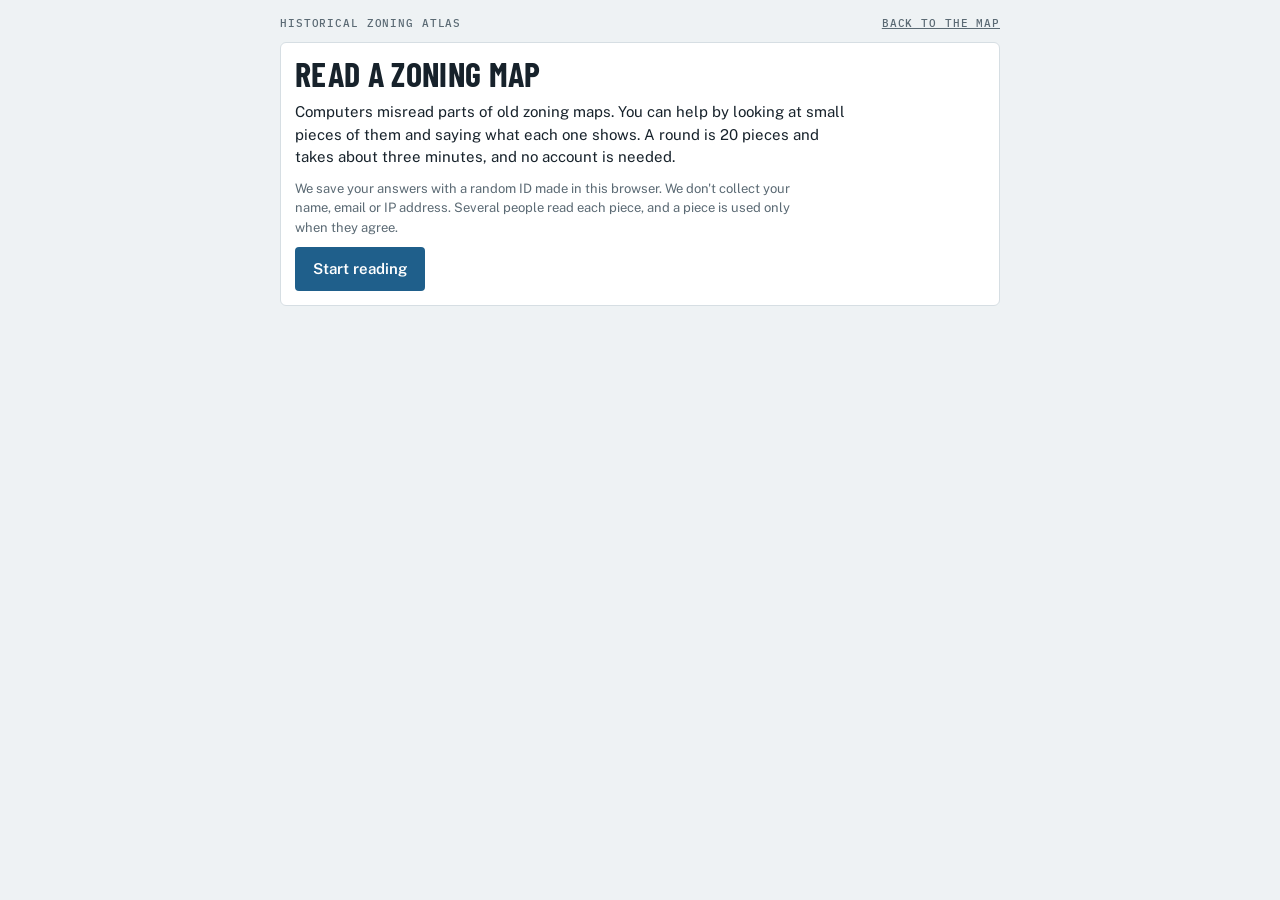
<file: zoning-atlas/help/index.html>
<!doctype html>
<html lang="en">
<head>
<meta charset="utf-8">
<meta name="viewport" content="width=device-width, initial-scale=1, viewport-fit=cover">
<title>Read a Zoning Map</title>
<meta name="description" content="Help digitize historical zoning maps by reading small pieces of them.">
<link rel="preconnect" href="https://fonts.googleapis.com">
<link rel="preconnect" href="https://fonts.gstatic.com" crossorigin>
<link rel="stylesheet" href="https://fonts.googleapis.com/css2?family=Barlow+Condensed:wght@600;700&family=IBM+Plex+Mono:wght@400;500&family=Public+Sans:wght@400;500;600&display=swap">
<style>
:root {
  --bg: #eef2f4; --panel: #ffffff; --ink: #17222b; --muted: #5b6a74; --rule: #d6dee3; --accent: #1f5f8b;
  --chip: #e8eff3; --right: #2f7a3a; --wrong: #b23a2a; color-scheme: light;
  --f-display: "Barlow Condensed", "Arial Narrow", "Helvetica Neue", Arial, sans-serif;
  --f-body: "Public Sans", "Helvetica Neue", Arial, sans-serif;
  --f-mono: "IBM Plex Mono", ui-monospace, Menlo, Consolas, monospace;
}
@media (prefers-color-scheme: dark) { :root:not([data-theme="light"]) {
  --bg: #0e151a; --panel: #141d23; --ink: #e2e8ec; --muted: #94a4ae; --rule: #263540; --accent: #74b2de;
  --chip: #1d2a33; --right: #7cc286; --wrong: #e0755f; color-scheme: dark } }
:root[data-theme="dark"] {
  --bg: #0e151a; --panel: #141d23; --ink: #e2e8ec; --muted: #94a4ae; --rule: #263540; --accent: #74b2de;
  --chip: #1d2a33; --right: #7cc286; --wrong: #e0755f; color-scheme: dark }
* { box-sizing: border-box; }
[hidden] { display: none !important; }
body { margin: 0; background: var(--bg); color: var(--ink); font: 15px/1.5 var(--f-body);
  padding: 16px max(16px, env(safe-area-inset-right, 0px)) 40px max(16px, env(safe-area-inset-left, 0px)); }
.wrap { max-width: 720px; margin: 0 auto; display: grid; gap: 12px; }
.eyebrow { font: 500 11px var(--f-mono); letter-spacing: .08em; text-transform: uppercase; color: var(--muted); display: flex; justify-content: space-between; gap: 12px; }
.eyebrow a { color: inherit; }
h1 { font: 700 34px/1 var(--f-display); letter-spacing: .01em; text-transform: uppercase; margin: 0; text-wrap: balance; }
h2 { font: 600 24px/1.1 var(--f-display); margin: 0; text-wrap: balance; }
p { margin: 0; max-width: 62ch; }
.muted { color: var(--muted); font-size: 13px; }
.panel { background: var(--panel); border: 1px solid var(--rule); border-radius: 6px; padding: 14px; display: grid; gap: 10px; }
.notice { border-color: var(--accent); font-size: 13px; }
.top { display: flex; align-items: center; gap: 12px; }
.meter { flex: 1; height: 6px; background: var(--rule); border-radius: 3px; overflow: hidden; }
.meter i { display: block; height: 100%; width: 0; background: var(--accent); transition: width .15s; }
.count { font: 500 12px var(--f-mono); color: var(--muted); font-variant-numeric: tabular-nums; white-space: nowrap; }
.crop { width: 100%; max-width: calc(44vh * 560 / 358); justify-self: center; aspect-ratio: 560 / 358; background-color: #fff; background-repeat: no-repeat; background-size: 100% 100%; border: 1px solid var(--rule); border-radius: 4px; }
.legend { margin: 0; }
.legend summary { font: 500 12px var(--f-mono); color: var(--muted); cursor: pointer; padding: 4px 0; }
.legend img { display: block; width: 100%; max-height: 220px; object-fit: contain; background: #fff; border: 1px solid var(--rule); border-radius: 4px; }
.codes { display: grid; grid-template-columns: repeat(auto-fill, minmax(88px, 1fr)); gap: 6px; }
.codes.pattern { grid-template-columns: repeat(auto-fill, minmax(140px, 1fr)); }
.alts { display: grid; grid-template-columns: 1fr 1fr; gap: 6px; }
button { font: inherit; color: inherit; cursor: pointer; }
.codes button, .alts button { min-height: 44px; padding: 6px 8px; border: 1px solid var(--rule); border-radius: 4px; background: var(--chip); display: flex; align-items: center; justify-content: center; gap: 6px; }
.codes button { font: 500 14px var(--f-mono); }
.codes button:hover, .alts button:hover { border-color: var(--ink); }
.codes button:disabled, .alts button:disabled { cursor: default; opacity: .55; }
.codes button.is-right, .alts button.is-right { opacity: 1; background: var(--right); border-color: var(--right); color: #fff; }
.codes button.is-wrong, .alts button.is-wrong { opacity: 1; background: var(--wrong); border-color: var(--wrong); color: #fff; }
kbd { font: 400 10px var(--f-mono); opacity: .6; }
.primary { justify-self: start; min-height: 44px; padding: 8px 18px; border: 0; border-radius: 4px; background: var(--accent); color: var(--panel); font-weight: 600; }
.link { background: none; border: 0; padding: 4px 0; color: var(--muted); font-size: 13px; text-decoration: underline; justify-self: start; }
.row { display: flex; flex-wrap: wrap; gap: 12px; align-items: center; justify-content: space-between; }
.feedback { font-weight: 500; min-height: 22px; }
@media (hover: none) { kbd { display: none; } }
@media (prefers-reduced-motion: reduce) { .meter i { transition: none; } }
</style>
</head>
<body>
<div class="wrap">
  <div class="eyebrow"><span>Historical Zoning Atlas</span><a href="../">Back to the map</a></div>
  <div class="panel notice" id="notice" hidden></div>

  <section class="panel" id="intro">
    <h1>Read a zoning map</h1>
    <p>Computers misread parts of old zoning maps. You can help by looking at small pieces of them and saying what each one shows. A round is 20 pieces and takes about three minutes, and no account is needed.</p>
    <p class="muted">We save your answers with a random ID made in this browser. We don't collect your name, email or IP address. Several people read each piece, and a piece is used only when they agree.</p>
    <button class="primary" id="start" type="button">Start reading</button>
  </section>

  <section class="panel" id="work" hidden>
    <div class="top"><span class="count" id="count"></span><div class="meter" aria-hidden="true"><i id="meter"></i></div></div>
    <h2 id="prompt"></h2>
    <p class="muted" id="sub"></p>
    <div class="crop" id="crop" role="img"></div>
    <div class="codes" id="codes" role="group" aria-label="Answers"></div>
    <div class="alts" id="alts" role="group" aria-label="Other answers"></div>
    <div class="feedback" id="feedback" role="status" aria-live="polite"></div>
    <div class="row">
      <button class="link" id="undo" type="button" hidden>Change my last answer</button>
      <button class="primary" id="next" type="button" hidden>Next</button>
    </div>
    <details class="legend" id="legend" open hidden><summary>The map's legend</summary><img id="legend-img" alt="The printed legend of this map, showing each district's pattern"></details>
  </section>

  <section class="panel" id="done" hidden>
    <h2>Thank you</h2>
    <p id="done-text"></p>
    <button class="primary" id="again" type="button">Read 20 more</button>
  </section>
</div>

<script>
(() => {
// Paste the Google Apps Script web app URL here to start collecting votes.
const VOTES_URL = "https://script.google.com/macros/s/AKfycbxbyUHV4px0CEliiZ4ZycN4bvvPQsvf-Y60T9zXZj_bzO8_AuhiTxFEsq6OSvt5rcJtvQ/exec";
const ROUND = 20, FLUSH_EVERY = 5;
const KEYS = ["1", "2", "3", "4", "5", "6", "7", "8", "9", "0", "-", "="];
const $ = (id) => document.getElementById(id);
const store = {
  get(k, d) { try { const v = localStorage.getItem("zonecrowd." + k); return v == null ? d : JSON.parse(v); } catch (e) { return d; } },
  set(k, v) { try { localStorage.setItem("zonecrowd." + k, JSON.stringify(v)); } catch (e) {} },
};
const randomId = () => Array.from(crypto.getRandomValues(new Uint8Array(10)), b => b.toString(36).padStart(2, "0")).join("").slice(0, 16);

// Only a local test server may swap the endpoint.
const local = ["localhost", "127.0.0.1"].includes(location.hostname);
const endpoint = (local && new URLSearchParams(location.search).get("endpoint")) || VOTES_URL;

const anon = store.get("anon") || randomId(); store.set("anon", anon);
let session = randomId();
let manifest, setData, cards = [], pos = 0, seq = 0, shownAt = 0, last = null, waiting = false;
let pending = store.get("pending", []);
let seen = new Set(store.get("seen", []));
let practiced = new Set(store.get("practiced", []));
let total = store.get("total", 0);

function notice(msg) { $("notice").textContent = msg; $("notice").hidden = !msg; }
function show(id) { ["intro", "work", "done"].forEach(s => { $(s).hidden = s !== id; }); }

function flush(useBeacon) {
  if (!endpoint || !pending.length) return;
  const batch = pending.slice(0, 30);
  const body = JSON.stringify({ votes: batch });
  if (useBeacon && navigator.sendBeacon) {
    if (navigator.sendBeacon(endpoint, new Blob([body], { type: "text/plain;charset=utf-8" }))) { pending = pending.slice(batch.length); store.set("pending", pending); }
    return;
  }
  pending = pending.slice(batch.length); store.set("pending", pending);
  fetch(endpoint, { method: "POST", headers: { "Content-Type": "text/plain;charset=utf-8" }, body })
    .then(r => { if (!r.ok) throw new Error(r.status); })
    .catch(() => { pending = batch.concat(pending); store.set("pending", pending); });
}

async function fetchCounts() {
  if (!endpoint) return {};
  try {
    const ctl = new AbortController();
    const t = setTimeout(() => ctl.abort(), 6000);
    const r = await fetch(endpoint, { signal: ctl.signal });
    clearTimeout(t);
    return (await r.json()).counts || {};
  } catch (e) { return {}; }
}

const shuffle = (a) => { for (let i = a.length - 1; i > 0; i--) { const j = Math.floor(Math.random() * (i + 1)); [a[i], a[j]] = [a[j], a[i]]; } return a; };

async function loadSet(name) {
  return (await fetch(`tasks/${name}.json`)).json();
}

async function startRound() {
  $("start").disabled = true; $("again").disabled = true;
  const counts = await fetchCounts();
  const need = (s) => s.need;
  const target = manifest.target_votes;
  const loaded = await Promise.all(manifest.sets.map(m => loadSet(m.set)));
  loaded.forEach(s => {
    s.open = s.items.filter(i => !seen.has(i.id));
    s.need = s.open.reduce((sum, i) => sum + Math.max(0, target - (counts[i.id] || 0)), 0);
  });
  const avail = loaded.filter(s => s.open.length);
  $("start").disabled = false; $("again").disabled = false;
  if (!avail.length) { show("done"); $("done-text").textContent = "You've read every piece we have right now. Thank you. Please check back when the next map is ready."; $("again").hidden = true; return; }
  // The set that most needs readers; among equals, a random one.
  shuffle(avail).sort((a, b) => need(b) - need(a));
  setData = avail[0];
  const items = shuffle(setData.open.slice()).sort((a, b) => (counts[a.id] || 0) - (counts[b.id] || 0)).slice(0, ROUND);
  const practice = practiced.has(setData.kind) ? [] : setData.practice.map(p => ({ ...p, isPractice: true }));
  cards = practice.concat(items);
  pos = 0; last = null; session = randomId();
  show("work");
  drawCard();
}

function promptFor(s, card) {
  if (s.kind === "pattern") return ["Which pattern fills the red box?", `From San Francisco's ${s.year} zoning map. Compare it with the legend.`];
  return ["What district code is printed in the red box?", `From San Francisco's ${s.year} zoning map. Choose the code even if the box catches only part of it.`];
}

function drawCard() {
  const c = cards[pos], s = setData;
  const [p, sub] = promptFor(s, c);
  $("prompt").textContent = p;
  $("sub").textContent = (c.isPractice ? "Practice: we'll show you the answer. " : "") + sub;
  $("count").textContent = `${pos + 1} of ${cards.length}`;
  $("meter").style.width = `${100 * pos / cards.length}%`;
  const crop = $("crop");
  crop.style.backgroundImage = `url(${c.img})`;
  if (cards[pos + 1]) new Image().src = cards[pos + 1].img;
  crop.setAttribute("aria-label", `A piece of the ${s.year} map with a red box. ${p}`);
  $("legend").hidden = !s.legend;
  if (s.legend) $("legend-img").src = s.legend;
  const isPattern = s.kind === "pattern";
  $("codes").className = "codes" + (isPattern ? " pattern" : "");
  const btn = (code, label, key) => `<button type="button" data-code="${code}">${label}${key ? `<kbd>${key}</kbd>` : ""}</button>`;
  $("codes").innerHTML = s.codes.map((code, i) => btn(code, s.labels[code] || code, KEYS[i])).join("");
  $("alts").innerHTML = btn("X", isPattern ? "No single pattern" : "Not a district code", "X") + btn("?", "I can't tell", "U");
  $("feedback").textContent = "";
  $("next").hidden = true;
  $("undo").hidden = !last;
  waiting = false;
  shownAt = performance.now();
}

function record(c, code) {
  pending.push({ city: setData.city, set: setData.set, item: c.id, code, anon, session, seq: ++seq, ms: Math.round(performance.now() - shownAt), version: manifest.version });
  store.set("pending", pending);
  seen.add(c.id); store.set("seen", [...seen]);
  if (pending.length >= FLUSH_EVERY) flush();
}

function codeName(code) {
  const s = setData;
  if (code === "X") return s.kind === "pattern" ? "no single pattern" : "not a district code";
  return s.labels[code] || code;
}

function answer(code) {
  if (waiting) return;
  const c = cards[pos];
  if (c.isPractice) {
    waiting = true;
    const right = code === c.answer;
    document.querySelectorAll("#codes button, #alts button").forEach(b => {
      b.disabled = true;
      if (b.dataset.code === c.answer) b.classList.add("is-right");
      else if (b.dataset.code === code) b.classList.add("is-wrong");
    });
    $("feedback").textContent = right ? "That's right." : `The answer is ${codeName(c.answer)}.`;
    $("next").hidden = false;
    $("next").focus({ preventScroll: true });
    return;
  }
  record(c, code);
  total += 1; store.set("total", total);
  last = { pos, code };
  advance();
}

function advance() {
  pos += 1;
  if (cards[pos - 1] && cards[pos - 1].isPractice && !(cards[pos] && cards[pos].isPractice)) { practiced.add(setData.kind); store.set("practiced", [...practiced]); }
  if (pos < cards.length) { drawCard(); return; }
  flush();
  $("meter").style.width = "100%";
  $("done-text").textContent = endpoint
    ? `You've read ${total} ${total === 1 ? "piece" : "pieces"} so far. Each one helps put a historical zoning map online.`
    : `You've read ${total} ${total === 1 ? "piece" : "pieces"} in this test. Your answers weren't saved.`;
  show("done");
}

$("codes").addEventListener("click", (e) => { const b = e.target.closest("button[data-code]"); if (b) answer(b.dataset.code); });
$("alts").addEventListener("click", (e) => { const b = e.target.closest("button[data-code]"); if (b) answer(b.dataset.code); });
$("next").addEventListener("click", advance);
$("undo").addEventListener("click", () => { if (!last) return; pos = last.pos; last = null; total = Math.max(0, total - 1); store.set("total", total); drawCard(); });
$("start").addEventListener("click", startRound);
$("again").addEventListener("click", startRound);
document.addEventListener("keydown", (e) => {
  if ($("work").hidden || e.metaKey || e.ctrlKey || e.altKey) return;
  if (waiting) { if (e.key === "Enter" || e.key === " ") { e.preventDefault(); advance(); } return; }
  const k = e.key.toLowerCase();
  let code = k === "x" ? "X" : k === "u" ? "?" : null;
  if (!code) { const i = KEYS.indexOf(k); if (i >= 0 && i < setData.codes.length) code = setData.codes[i]; }
  if (code) { e.preventDefault(); answer(code); }
});
window.addEventListener("pagehide", () => flush(true));

(async () => {
  if (!endpoint) notice("Test version: answers aren't being saved yet.");
  try { manifest = await (await fetch("tasks/index.json")).json(); flush(); }
  catch (e) { notice("The maps didn't load. Please reload the page."); $("start").disabled = true; }
})();
})();
</script>
</body>
</html>
</file>
<file: style.css>
* {
  margin: 0;
  padding: 0;
  box-sizing: border-box;
}

body {
  font-family: "Courier New", Courier, monospace;
  font-size: 15px;
  line-height: 1.6;
  color: #111;
  background: #fff;
  max-width: 820px;
  margin: 0 auto;
  padding: 40px 20px;
}

a {
  color: #111;
}

a:hover {
  background: #111;
  color: #fff;
}

.sidebar-layout {
  display: flex;
  align-items: flex-start;
  gap: 28px;
}

.headshot {
  width: 150px;
  flex-shrink: 0;
  border-radius: 2px;
}

.main {
  flex: 1;
  min-width: 0;
}

nav {
  margin-bottom: 12px;
  padding-bottom: 12px;
  border-bottom: 1px solid #111;
}

nav a {
  margin-right: 16px;
  text-decoration: none;
}

h1 {
  font-size: 22px;
  font-weight: 700;
  margin-bottom: 4px;
}

.subtitle {
  font-size: 14px;
  margin-bottom: 32px;
}

h2 {
  font-size: 16px;
  font-weight: 700;
  margin-top: 28px;
  margin-bottom: 12px;
  text-transform: uppercase;
  letter-spacing: 1px;
  border-bottom: 1px solid #ccc;
  padding-bottom: 4px;
}

p {
  margin-bottom: 12px;
}

.paper {
  margin-bottom: 16px;
}

.paper .title {
  font-weight: 700;
}

.paper .venue {
  font-style: italic;
}

.paper .links {
  font-size: 13px;
}

.paper .links a {
  margin-right: 8px;
}

.paper .note {
  font-size: 13px;
  color: #555;
}

.course {
  margin-bottom: 10px;
}

@media (max-width: 600px) {
  .sidebar-layout {
    flex-direction: column;
  }
  .headshot {
    width: 120px;
  }
}
</file>
